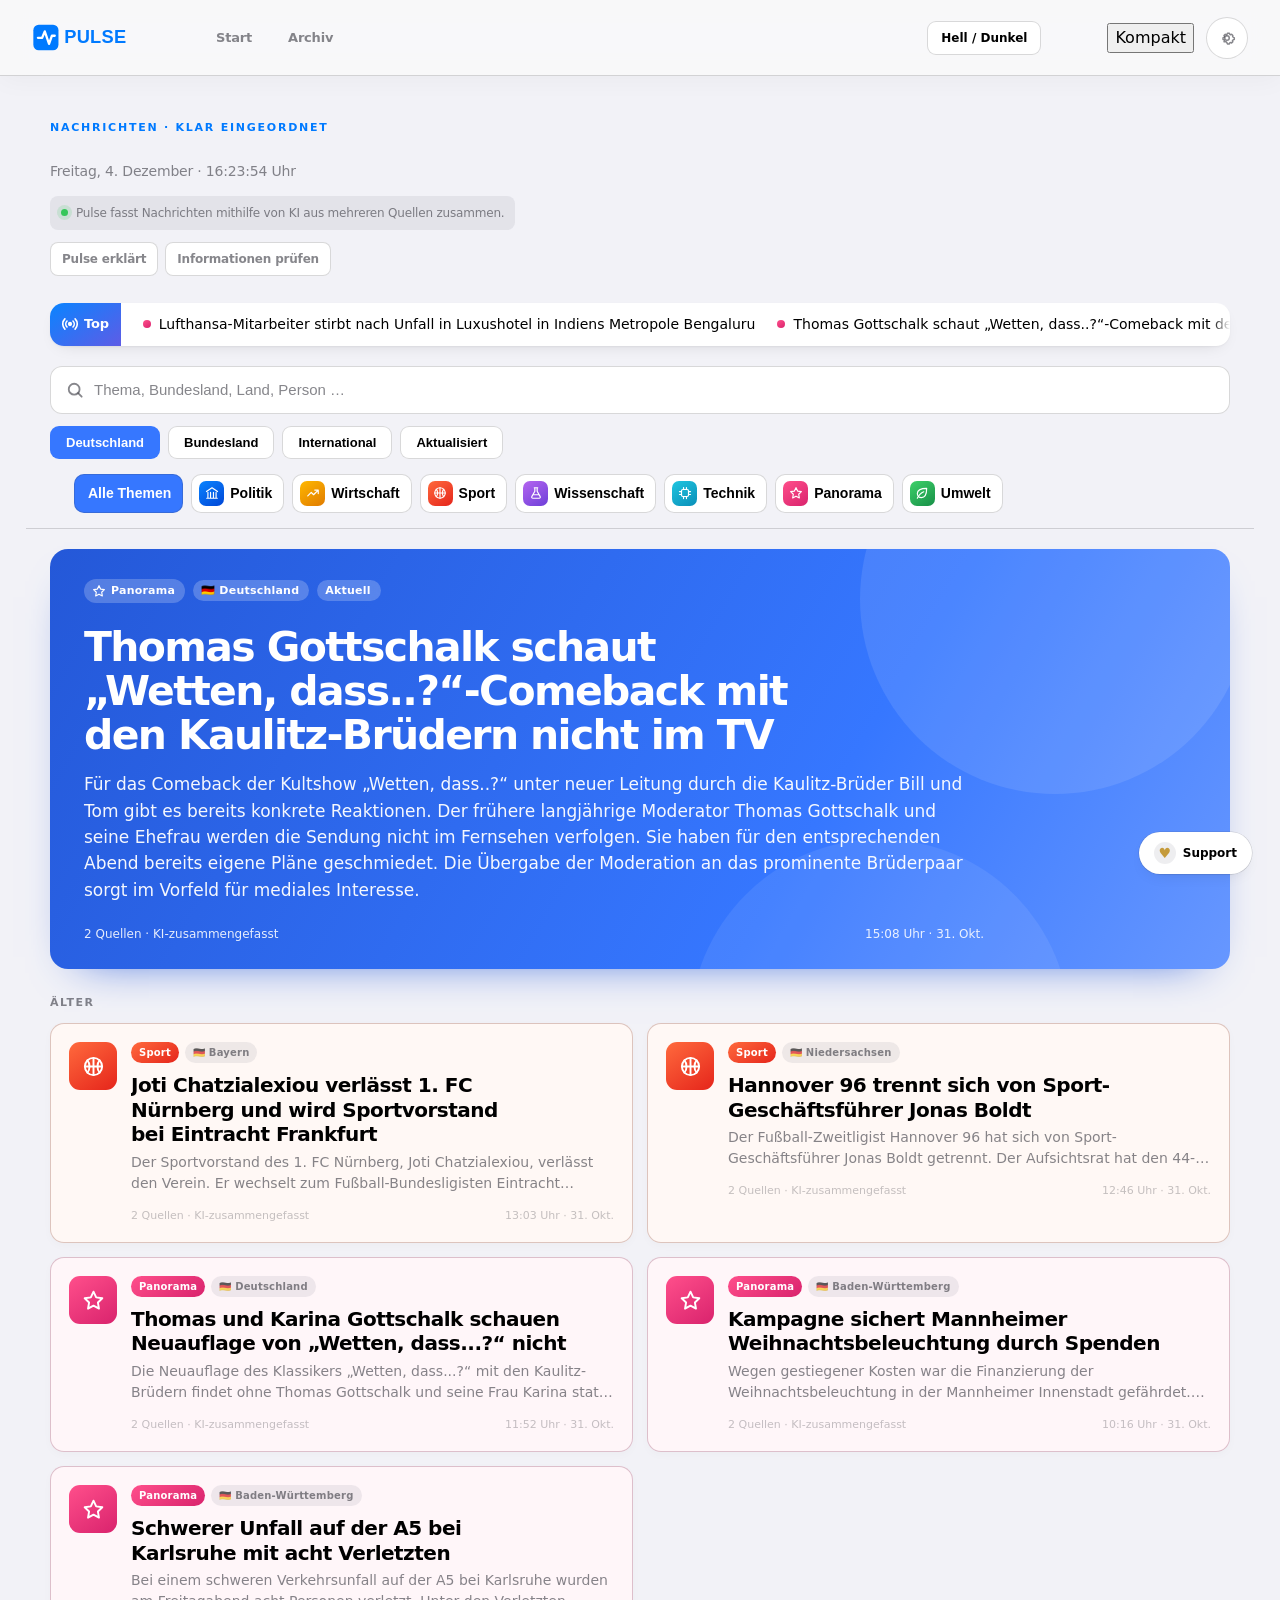
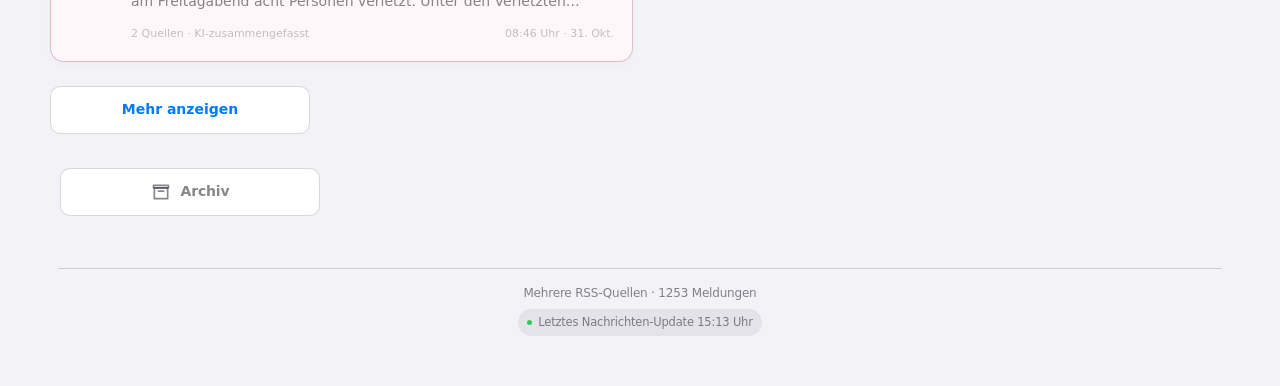
<file: index.html>
<!doctype html>
<html lang="de">
<head>
<meta charset="utf-8">
<meta name="viewport" content="width=device-width, initial-scale=1, viewport-fit=cover">
<meta name="color-scheme" content="light dark">
<link rel="manifest" href="./manifest.webmanifest">
<title>Pulse</title>
<link rel="icon" href="data:image/svg+xml,%3Csvg xmlns='http://www.w3.org/2000/svg' viewBox='0 0 64 64'%3E%3Crect width='64' height='64' rx='16' fill='%23007AFF'/%3E%3Cpath d='M14 35h9l5-15 8 27 5-17h9' fill='none' stroke='white' stroke-width='6' stroke-linecap='round' stroke-linejoin='round'/%3E%3C/svg%3E">
<style>
/* Mobile: keep the Pulse wordmark visually centered */
@media (max-width:899px){
  .large .brand-title{display:flex;width:100%;justify-content:center!important;align-items:center;margin-left:0;margin-right:0;text-align:center}
  .large .brand-title img{display:block;width:min(220px,70vw)!important;height:auto;max-height:52px;object-fit:contain;margin-left:auto;margin-right:auto}
}

:root{
  box-sizing:border-box;
  padding-top:env(safe-area-inset-top,0px);
  padding-bottom:env(safe-area-inset-bottom,0px);
  --font:-apple-system,BlinkMacSystemFont,"SF Pro Text","SF Pro Display","Segoe UI",Roboto,"Helvetica Neue",Arial,system-ui,sans-serif;
  --nav:44px;
  --bg:#F2F2F7; --card:#FFFFFF;
  --label:#000000; --label2:rgba(60,60,67,.62); --label3:rgba(60,60,67,.3);
  --sep:rgba(60,60,67,.2); --fill:rgba(118,118,128,.12);
  --bar:rgba(249,249,249,.82); --segon:#FFFFFF; --tint:#007AFF;
  --shadow:0 1px 2px rgba(0,0,0,.04),0 6px 18px -10px rgba(0,0,0,.18);
}
html[data-theme="light"]{color-scheme:light;--bg:#F2F2F7;--card:#FFFFFF;--label:#000000;--label2:rgba(60,60,67,.62);--label3:rgba(60,60,67,.3);--sep:rgba(60,60,67,.2);--fill:rgba(118,118,128,.12);--bar:rgba(249,249,249,.82);--segon:#FFFFFF;--tint:#007AFF;--shadow:0 1px 2px rgba(0,0,0,.04),0 6px 18px -10px rgba(0,0,0,.18)}
html[data-theme="dark"]{color-scheme:dark;--bg:#000000;--card:#1C1C1E;--label:#FFFFFF;--label2:rgba(235,235,245,.62);--label3:rgba(235,235,245,.3);--sep:rgba(84,84,88,.65);--fill:rgba(118,118,128,.24);--bar:rgba(22,22,24,.82);--segon:#636366;--tint:#0A84FF;--shadow:0 0 0 .5px rgba(255,255,255,.04)}
@media (prefers-color-scheme: dark){
  :root:not([data-theme]){
    --bg:#000000; --card:#1C1C1E;
    --label:#FFFFFF; --label2:rgba(235,235,245,.62); --label3:rgba(235,235,245,.3);
    --sep:rgba(84,84,88,.65); --fill:rgba(118,118,128,.24);
    --bar:rgba(22,22,24,.82); --segon:#636366; --tint:#0A84FF;
    --shadow:0 0 0 .5px rgba(255,255,255,.04);
  }
}
*{box-sizing:border-box;-webkit-tap-highlight-color:transparent;transition:none!important;scroll-behavior:auto!important}
[hidden]{display:none!important}
html{width:100%;min-width:100%;scroll-padding-top:env(safe-area-inset-top,0px);-webkit-text-size-adjust:100%;overflow-x:hidden}
body{width:100%;min-width:100%;margin:0;min-height:100vh;background:var(--bg);color:var(--label);font:17px/1.35 var(--font);-webkit-font-smoothing:antialiased;letter-spacing:-.011em}
button{font:inherit;color:inherit;cursor:pointer}
button:focus-visible,a:focus-visible{outline:3px solid color-mix(in srgb,var(--tint) 60%,transparent);outline-offset:2px}
.wrap{display:block;width:100%;max-width:560px;margin:0 auto;padding:0 16px 40px}
.ic{width:22px;height:22px;display:block}

.statusfill{position:fixed;top:0;left:0;right:0;height:env(safe-area-inset-top,0px);background:var(--bar);-webkit-backdrop-filter:saturate(180%) blur(20px);backdrop-filter:saturate(180%) blur(20px);z-index:60}
.navbar{position:sticky;top:env(safe-area-inset-top,0px);z-index:20;height:var(--nav);display:flex;align-items:center;justify-content:center;background:color-mix(in srgb,var(--bar) 78%,transparent);-webkit-backdrop-filter:saturate(180%) blur(20px);backdrop-filter:saturate(180%) blur(20px);border-bottom:.5px solid transparent;transition:border-color .2s}
.navbar.scrolled{height:44px;border-bottom-color:var(--sep)} body.nav-scrolled .controls{top:calc(env(safe-area-inset-top,0px) + 44px)}
.navtitle{display:flex;align-items:center;height:var(--nav);opacity:0;transition:opacity .2s}.navtitle img{display:block;width:86px;height:auto;max-height:30px;object-fit:contain}.theme-toggle{position:absolute;right:12px;top:6px;width:32px;height:32px;border:0;border-radius:50%;display:grid;place-items:center;background:color-mix(in srgb,var(--fill) 70%,transparent);color:var(--label2);opacity:0;pointer-events:none;transition:background .2s,transform .15s,opacity .2s}.theme-toggle:hover{background:var(--sep)}.theme-toggle:active{transform:scale(.94)}.theme-toggle .ic{width:17px;height:17px}
.navbar.scrolled .navtitle,.navbar.scrolled .theme-toggle,.navbar.scrolled>.pulse-settings-toggle{opacity:1;pointer-events:auto}.navbar.scrolled .navtitle{height:44px}.navbar.scrolled .navtitle img{width:88px;max-height:30px}.navbar.scrolled>.pulse-settings-toggle{width:32px!important;height:32px!important;right:12px!important}.navbar.scrolled>.pulse-settings-toggle svg{width:18px!important;height:18px!important}.navbar:not(.scrolled)>.pulse-settings-toggle{opacity:1;pointer-events:auto}.navbar>.pulse-settings-toggle{position:absolute!important;right:12px!important;top:50%!important;transform:translateY(-50%)!important;margin:0!important;width:32px!important;height:32px!important}.navbar>.pulse-settings-toggle svg{width:18px!important;height:18px!important}
.settings-panel{margin:4px 0 8px;padding:10px 12px;border-radius:14px;background:var(--card);box-shadow:var(--shadow),inset 0 0 0 .5px var(--sep)}.settings-title{font-size:12px;font-weight:700;color:var(--label2);margin-bottom:7px}.settings-row{display:flex;align-items:center;justify-content:space-between;gap:10px;padding:5px 0;font-size:12px;font-weight:600;color:var(--label2)}.settings-row+.settings-row{border-top:.5px solid var(--sep)}.settings-actions{display:flex;gap:7px;justify-content:flex-end}.settings-panel button{border:0;border-radius:999px;padding:6px 10px;background:var(--fill);color:var(--label2);font-size:12px;font-weight:600}.settings-panel[hidden]{display:none!important}
.large{padding:2px 0 12px}
.large{padding:18px 0 12px;text-align:center}.large h1{margin:0;font-size:34px;line-height:1.1;font-weight:800;letter-spacing:-.03em}.brand-title{display:flex;align-items:center;justify-content:center}.brand-title img{display:block;width:min(175px,48vw);height:auto;max-height:52px;object-fit:contain}
.large .sub{margin:8px 0 0;color:var(--label2);font-size:14px;font-weight:500}.freshline{display:inline-flex;align-items:center;gap:8px;margin:10px auto 0;padding:7px 12px;border-radius:999px;background:var(--fill);font-size:12px;color:var(--label2);justify-content:center}.freshline>span:not(.freshdot){min-width:0}.freshline a{color:var(--tint);font-weight:650;text-decoration:none}.freshline a:hover{text-decoration:underline}.explainer-tools{display:flex;gap:7px;justify-content:center;margin:4px 0 7px}.explainer-tools a{display:inline-flex;align-items:center;justify-content:center;border:0;border-radius:999px;padding:6px 10px;background:var(--fill);color:var(--label2);font-size:12px;font-weight:600;text-decoration:none}.freshdot{width:7px;height:7px;flex:0 0 7px;border-radius:50%;background:#34C759;box-shadow:0 0 0 4px color-mix(in srgb,#34C759 15%,transparent)}

.mq{display:flex;align-items:stretch;background:var(--card);border-radius:14px;box-shadow:var(--shadow);overflow:hidden;margin-bottom:6px}
.mq-label{flex:none;display:flex;align-items:center;gap:6px;padding:0 12px;background:linear-gradient(145deg,#0A84FF,#5E5CE6);color:#fff;font-weight:700;font-size:13px}
.mq-label svg{width:16px;height:16px}
.mq-view{position:relative;flex:1;overflow:hidden;min-width:0;-webkit-mask-image:linear-gradient(90deg,transparent,#000 18px,#000 calc(100% - 18px),transparent);mask-image:linear-gradient(90deg,transparent,#000 18px,#000 calc(100% - 18px),transparent)}
.mq-track{display:flex;width:max-content;animation:mq var(--dur,60s) linear infinite}
.mq-view:hover .mq-track{animation-play-state:paused}
.mq-list{display:flex;flex:none}
.mq-item{display:flex;align-items:center;gap:8px;border:0;background:none;padding:11px 0 11px 22px;font-size:14px;font-weight:500;white-space:nowrap}
.mq-item i{width:8px;height:8px;border-radius:50%;background:linear-gradient(145deg,var(--c1),var(--c2));flex:none}
@keyframes mq{to{transform:translateX(-50%)}}

.controls{position:sticky;top:calc(env(safe-area-inset-top,0px) + var(--nav));z-index:15;background:var(--bar);-webkit-backdrop-filter:saturate(180%) blur(20px);backdrop-filter:saturate(180%) blur(20px);margin:0 -16px;padding:5px 16px 0;display:flex;flex-direction:column;gap:4px}.search-meta{display:flex;align-items:center;justify-content:space-between;gap:10px;min-height:25px;margin:-8px 0 8px;color:var(--label2);font-size:12.5px;font-weight:550}.search-meta:empty,.state-chips:empty,.country-chips:empty{display:none}.search-meta-left{display:flex;align-items:center;gap:7px;min-width:0}.filter-chip{display:inline-flex;align-items:center;gap:6px;max-width:100%;padding:5px 8px 5px 10px;border-radius:999px;background:var(--card);box-shadow:var(--shadow);color:var(--label);white-space:nowrap;overflow:hidden;text-overflow:ellipsis}.filter-chip button{width:18px;height:18px;border:0;border-radius:50%;padding:0;background:var(--fill);display:grid;place-items:center;color:var(--label2);font-size:14px;line-height:1}.filter-clear{border:0;background:none;color:var(--tint);font-size:12.5px;font-weight:650;padding:4px 0}.country-chips,.state-chips{display:flex;gap:8px;overflow-x:auto;padding:4px 16px;margin:0 -16px;scrollbar-width:none}.country-chips::-webkit-scrollbar,.state-chips::-webkit-scrollbar{display:none}.mini-chip{flex:none;border:0;border-radius:999px;padding:7px 11px;background:var(--card);box-shadow:var(--shadow);font:600 13px/1 var(--font);white-space:nowrap}.mini-chip[aria-pressed="true"]{background:var(--label);color:var(--bg)}
.searchbox{position:relative;margin:0}.searchbox .ic{position:absolute;left:11px;top:50%;width:18px;height:18px;transform:translateY(-50%);color:var(--label2);pointer-events:none} .searchbox input{width:100%;height:38px;border:0;border-radius:10px;padding:0 12px 0 36px;background:var(--fill);color:var(--label);font:500 15px/1 var(--font);outline:none}.searchbox input::placeholder{color:var(--label2)}.searchbox input:focus{box-shadow:0 0 0 2px color-mix(in srgb,var(--tint) 35%,transparent)}
/* Mehr anzeigen und Archiv teilen bewusst dieselbe Navigationskomponente. */.large-text .searchbox input{font-size:18px}.large-text .more-button{font-size:19px}
.seg{display:flex;background:var(--fill);border-radius:9px;padding:2px;gap:2px;margin:0}
.seg button{flex:1;min-width:0;border:0;background:transparent;font:600 13px/1 var(--font);padding:8px 2px;border-radius:7px;white-space:nowrap}
.seg button[aria-pressed="true"]{background:var(--segon);box-shadow:0 1px 3px rgba(0,0,0,.16),0 0 0 .5px rgba(0,0,0,.04)}.state-picker{position:relative;padding:7px 0 9px}.state-picker select{width:100%;height:36px;appearance:none;-webkit-appearance:none;border:0;border-radius:10px;padding:0 38px 0 12px;background:var(--fill);color:var(--label);font:600 14px/1 var(--font);outline:none}.state-picker::after{content:"";position:absolute;right:13px;top:50%;width:7px;height:7px;border-right:1.8px solid var(--label2);border-bottom:1.8px solid var(--label2);transform:translateY(-65%) rotate(45deg);pointer-events:none}.state-picker select:focus{box-shadow:0 0 0 2px color-mix(in srgb,var(--tint) 35%,transparent)}
.chips{display:flex;gap:8px;overflow-x:auto;padding:4px 16px;margin:0 -16px;scrollbar-width:none}
.chips::-webkit-scrollbar{display:none}
.chip{flex:none;display:flex;align-items:center;gap:6px;border:0;border-radius:999px;padding:6px 13px 6px 6px;background:var(--card);box-shadow:var(--shadow);font:600 14px/1 var(--font)}
.chip.all{padding-left:13px}
.chip .ci{width:24px;height:24px;border-radius:50%;display:grid;place-items:center;background:linear-gradient(145deg,var(--c1),var(--c2));color:#fff}
.chip .ci svg{width:14px;height:14px}
.chip[aria-pressed="true"]{background:linear-gradient(145deg,var(--c1),var(--c2));color:#fff}
.chip[aria-pressed="true"] .ci{background:rgba(255,255,255,.26)}
.chip.all[aria-pressed="true"]{background:var(--label);color:var(--bg)}

.section{margin:18px 4px 8px;color:var(--label2);font-size:13px;font-weight:600}
.hero{display:block;width:100%;text-align:left;border:0;border-radius:24px;padding:20px 20px 18px;margin-top:10px;color:#fff;background:linear-gradient(150deg,var(--c1),var(--c2));position:relative;overflow:hidden;box-shadow:0 14px 30px -16px var(--c2)}
.hero::before{content:"";position:absolute;right:-50px;top:-60px;width:210px;height:210px;border-radius:50%;background:rgba(255,255,255,.13)}
.hero::after{content:"";position:absolute;right:40px;bottom:-90px;width:170px;height:170px;border-radius:50%;background:rgba(255,255,255,.08)}
.hero>*{position:relative;z-index:1}
.hero-top{display:flex;flex-direction:column;align-items:flex-start;gap:7px;margin:0 52px 14px 0;min-width:0}.hero-top .pill{display:inline-flex;max-width:100%;min-width:0;white-space:nowrap;overflow:hidden;text-overflow:ellipsis}.hero-top .pill:nth-child(2){justify-content:flex-start}.close{right:14px;top:14px;width:34px;height:34px;z-index:5}.shead{padding:18px}.shead h2{margin-top:0}.story-meta{display:flex;flex-wrap:wrap;gap:7px;margin-top:14px}
.pill{display:inline-flex;align-items:center;gap:5px;border-radius:999px;padding:5px 10px 5px 8px;font-size:12.5px;font-weight:600;line-height:1}
.pill svg{width:14px;height:14px}
.pill.glass{background:rgba(255,255,255,.22);-webkit-backdrop-filter:blur(8px);backdrop-filter:blur(8px)}
.htitle{display:block;font-size:26px;line-height:1.14;font-weight:800;letter-spacing:-.025em;text-wrap:balance}
.hsum{display:block;margin-top:10px;font-size:16px;line-height:1.4;opacity:.95}
.hfoot{display:flex;justify-content:space-between;gap:10px;margin-top:16px;font-size:13px;font-weight:500;opacity:.88}
.list{display:flex;flex-direction:column;gap:10px}
.card{display:grid;grid-template-columns:44px 1fr;gap:12px;width:100%;text-align:left;border:0;border-radius:18px;padding:14px;background:var(--card);background:color-mix(in srgb,var(--c1) 7%,var(--card));box-shadow:var(--shadow)}
.tile{width:44px;height:44px;border-radius:13px;display:grid;place-items:center;color:#fff;background:linear-gradient(145deg,var(--c1),var(--c2));box-shadow:0 6px 14px -8px var(--c2)}
.tile .ic{width:23px;height:23px}
.cbody{display:block;min-width:0}
.tags{display:flex;flex-wrap:wrap;gap:6px;margin-bottom:7px}
.tag{border-radius:999px;padding:3px 9px;font-size:12px;font-weight:600;line-height:1.3}
.tag.cat{color:#fff;background:linear-gradient(145deg,var(--c1),var(--c2))}
.tag.reg{background:var(--fill);color:var(--label2)}
.ctitle{display:block;font-size:17.5px;line-height:1.25;font-weight:750;letter-spacing:-.018em;text-wrap:balance}
.csum{display:block;margin-top:5px;font-size:14.5px;line-height:1.36;color:var(--label2);display:-webkit-box;-webkit-line-clamp:2;-webkit-box-orient:vertical;overflow:hidden}
.cmeta{display:flex;justify-content:space-between;gap:10px;margin-top:9px;font-size:12px;color:var(--label3);font-weight:500}.cmeta .sources{color:var(--label2)}.cmeta .ai{color:var(--label3)}
.cmeta span:first-child{overflow:hidden;text-overflow:ellipsis;white-space:nowrap}
.empty{text-align:center;padding:48px 24px;color:var(--label2)}.archive-button,.more-button{display:flex;align-items:center;justify-content:center;gap:10px;width:100%;height:48px;margin:18px 0 6px;padding:0 18px;border:0;border-radius:14px;background:var(--card);text-decoration:none;font-size:16px;font-weight:650;box-shadow:var(--shadow),inset 0 0 0 .5px var(--sep);transition:background .15s,transform .15s}.archive-button{color:#000}.more-button{color:var(--tint)}.archive-button:hover,.more-button:hover{background:var(--fill)}.archive-button:active,.more-button:active{transform:scale(.985)}.archive-button svg{width:20px;height:20px;flex:none}.large-text .archive-button,.large-text .more-button{font-size:19px}
.empty h3{margin:12px 0 6px;color:var(--label);font-size:20px}
.empty p{margin:0 0 16px;font-size:15px}
.supporter-trigger{position:fixed!important;left:0!important;top:50%!important;z-index:100!important;display:flex!important;visibility:visible!important;opacity:1!important;align-items:center;gap:7px;border:0;border-radius:0 14px 14px 0;padding:10px 13px 10px 9px;background:var(--card);color:var(--label);box-shadow:var(--shadow),0 0 0 .5px var(--sep);font-size:12px;font-weight:750;writing-mode:horizontal-tb}.supporter-trigger{transition:opacity .22s ease,transform .22s ease,visibility .22s ease,box-shadow .22s ease!important}.supporter-trigger:hover{box-shadow:var(--shadow),0 0 0 1px color-mix(in srgb,#C59B3B 35%,var(--sep)),0 5px 18px -10px rgba(197,155,59,.45)}.supporter-trigger.is-hidden{opacity:0!important;visibility:hidden!important;pointer-events:none!important;transform:translateX(-12px)!important}.supporter-trigger .heart{width:22px;height:22px;border-radius:50%;display:grid;place-items:center;background:var(--fill);font-size:14px;color:#C59B3B;transform-origin:center;animation:supportHeart 1.8s ease-in-out infinite}.supporter-trigger .heart::after{content:"";position:absolute;width:22px;height:22px;border-radius:50%;box-shadow:0 0 0 0 color-mix(in srgb,#C59B3B 28%,transparent);animation:supportHeartRing 1.8s ease-in-out infinite}.supporter-trigger:active{transform:scale(.97)}@keyframes supportHeart{0%,100%{transform:scale(1)}12%{transform:scale(1.14)}24%{transform:scale(1)}36%{transform:scale(1.08)}48%{transform:scale(1)}60%,100%{transform:scale(1)}}@keyframes supportHeartRing{0%,45%,100%{box-shadow:0 0 0 0 color-mix(in srgb,#C59B3B 0%,transparent);opacity:0}18%{box-shadow:0 0 0 5px color-mix(in srgb,#C59B3B 22%,transparent);opacity:1}35%{box-shadow:0 0 0 9px color-mix(in srgb,#C59B3B 0%,transparent);opacity:0}}.supporter-sheet .shead{background:linear-gradient(150deg,#4a3920,#8a6a27)}.supporter-sheet .shead h2{font-size:25px}.supporter-intro{padding:14px 15px;border-radius:14px;background:color-mix(in srgb,var(--tint) 7%,var(--card));font-size:17px;line-height:1.42}.supporter-list{display:flex;flex-direction:column;gap:12px;margin-top:14px}.supporter-item{display:flex;align-items:flex-start;gap:11px;font-size:16px;line-height:1.4}.supporter-item .si{width:26px;flex:0 0 26px;text-align:center;font-size:20px}.supporter-note{margin-top:16px!important;color:var(--label2);font-size:13px!important}.supporter-sheet .sact{margin-top:18px}.supporter-sheet .support-demo{flex:1 1 100%;background:linear-gradient(145deg,#b78a2f,#7f5d18);color:#fff}.supporter-sheet .support-close{width:100%;flex-basis:100%}@media(max-width:680px){.supporter-trigger{left:0!important;bottom:calc(84px + env(safe-area-inset-bottom,0px))!important;top:auto!important}}.empty .big{width:64px;height:64px;border-radius:20px;margin:0 auto;display:grid;place-items:center;background:linear-gradient(145deg,#8E8E93,#636366);color:#fff}
.empty .big svg{width:32px;height:32px}
.skip-link{position:fixed;left:12px;top:8px;z-index:100;padding:9px 12px;border-radius:10px;background:var(--label);color:var(--bg);transform:translateY(-150%);transition:transform .15s}.skip-link:focus{transform:none}.access-tools{display:flex;gap:7px;justify-content:flex-end;margin:4px 0 7px}.access-tools button{border:0;border-radius:999px;padding:6px 10px;background:var(--fill);color:var(--label2);font-size:12px;font-weight:600}body.large-text{font-size:19px}body.large-text .sub{font-size:18px}body.large-text .freshline{font-size:15px}body.large-text .mq-label{font-size:15px}body.large-text .mq-item{font-size:17px}body.large-text .seg button{font-size:16px}body.large-text .chip{font-size:15px}body.large-text .state-chips button{font-size:15px}body.large-text .section{font-size:16px}body.large-text .ctitle{font-size:21px}body.large-text .csum{font-size:19px}body.large-text .cmeta{font-size:15px}body.large-text .tag{font-size:14px}body.large-text .htitle{font-size:30px}body.large-text .hsum{font-size:19px}body.large-text .hfoot{font-size:15px}body.large-text .pill{font-size:14px}body.large-text .access-tools button{font-size:14px}body.large-text .shead h2{font-size:27px}body.large-text .sbody h4{font-size:16px}body.large-text .sbody p{font-size:20px}body.large-text .sbody .note{font-size:16px}body.large-text .source-links p{font-size:18px}body.large-text .sact a,body.large-text .sact button{font-size:19px}body.large-text .story-badge{font-size:14px}body.reduce-motion *,body.reduce-motion *::before,body.reduce-motion *::after{animation:none!important;transition:none!important;scroll-behavior:auto!important}.story-meta{display:flex;flex-wrap:wrap;gap:6px;margin-top:8px}.story-badge{display:inline-flex;align-items:center;gap:5px;padding:4px 8px;border-radius:999px;background:rgba(255,255,255,.22);color:#fff;font-size:11.5px;font-weight:600}.ai-badge{color:#fff;background:rgba(255,255,255,.30)}.bottom-nav{display:none}@media(max-width:680px){main.wrap{display:block;width:100%;max-width:none;margin:0;padding:0 16px 90px}.bottom-nav{position:fixed;display:flex;left:0;right:0;bottom:0;z-index:40;padding:7px 8px calc(7px + env(safe-area-inset-bottom,0px));background:var(--bar);backdrop-filter:saturate(180%) blur(20px);border-top:.5px solid var(--sep);justify-content:space-around}.bottom-nav button{flex:1;border:0;background:none;color:var(--label2);font-size:10px;font-weight:600;padding:3px 1px}.bottom-nav button[aria-current="page"]{color:var(--tint)}.bottom-nav .bn-icon{display:block;font-size:17px;line-height:18px;margin-bottom:2px}.wrap{padding-bottom:90px}}.foot{margin:26px 8px 0;text-align:center;color:var(--label2);font-size:12.5px;line-height:1.45}.info-link{display:flex;align-items:center;justify-content:center;width:max-content;margin:10px auto 0;padding:7px 11px;border-radius:999px;background:var(--fill);color:var(--tint);font-size:12px;font-weight:650;text-decoration:none}.update-badge{display:inline-flex;align-items:center;gap:6px;margin-top:7px;padding:5px 9px;border-radius:999px;background:var(--fill);font-size:11.5px}.update-badge i{width:5px;height:5px;border-radius:50%;background:#34C759}.change-box{margin:14px 0 18px;padding:12px 14px;border-radius:14px;background:color-mix(in srgb,var(--tint) 10%,var(--card));border:1px solid color-mix(in srgb,var(--tint) 28%,var(--sep));color:var(--label)}.change-title{font-size:13px;font-weight:750;color:var(--tint);margin-bottom:5px}.change-text{font-size:14px;line-height:1.45;color:var(--label2)}

.overlay{position:fixed;inset:0;background:rgba(0,0,0,.42);opacity:0;pointer-events:none;transition:opacity .25s;z-index:70}
.overlay.open{opacity:1;pointer-events:auto}
.sheet{position:fixed;left:0;right:0;bottom:0;margin:0 auto;max-width:680px;max-height:90vh;overflow:auto;background:var(--bg);border-radius:22px 22px 0 0;transform:translateY(105%);transition:transform .34s cubic-bezier(.2,.85,.2,1);z-index:71;padding-bottom:calc(22px + env(safe-area-inset-bottom,0px));overscroll-behavior:contain}
.sheet.open{transform:none}
.grip{display:block;padding:10px 0 8px;touch-action:none}
.grip::before{content:"";display:block;width:38px;height:5px;border-radius:3px;background:var(--label3);margin:0 auto}
.shead{margin:0 14px;border-radius:20px;padding:18px;color:#fff;background:linear-gradient(150deg,var(--c1),var(--c2));position:relative;overflow:hidden}
.shead::before{content:"";position:absolute;right:-40px;top:-50px;width:170px;height:170px;border-radius:50%;background:rgba(255,255,255,.14)}
.shead>*{position:relative}
.shead h2{margin:12px 0 0;font-size:23px;line-height:1.18;font-weight:800;letter-spacing:-.022em;text-wrap:balance}
.sbody{padding:4px 22px 0}
.sbody h4{margin:18px 0 4px;font-size:13px;color:var(--label2);font-weight:600}.relevance{padding:11px 13px;border-radius:13px;background:var(--fill);font-size:15px;line-height:1.42}
.sbody p{margin:0;font-size:17px;line-height:1.45}
.sbody .note{font-size:13px;color:var(--label2);margin-top:14px}.source-links p{margin:0 0 6px;font-size:15px;line-height:1.4}.source-links a{color:var(--tint);text-decoration:none}.source-links a:hover{text-decoration:underline}
.sact{display:flex;flex-wrap:wrap;gap:10px;margin-top:20px}
.sact a,.sact button{flex:1 1 auto;text-align:center;text-decoration:none;border:0;border-radius:14px;padding:14px 18px;font-weight:600;font-size:16px}
.sact .primary{background:linear-gradient(145deg,var(--c1),var(--c2));color:#fff}
.sact .secondary{background:var(--fill);color:var(--tint)}
.close{position:absolute;right:12px;top:12px;width:30px;height:30px;border-radius:50%;border:0;background:rgba(255,255,255,.24);color:#fff;display:grid;place-items:center;z-index:2}
.close svg{width:14px;height:14px}

@media (prefers-reduced-motion:reduce){
  .mq-track{animation:none}
  .mq-view{overflow-x:auto;-webkit-mask-image:none;mask-image:none}
  .mq-list[aria-hidden="true"]{display:none}
  .sheet,.overlay{transition:none}
}
@media (max-width:380px){
  .large h1{font-size:30px}
  .htitle{font-size:23px}
  .seg button{font-size:12px}
}
</style>
<link rel="stylesheet" href="./assets/settings.css">
</head>
<body>
<svg width="0" height="0" style="position:absolute" aria-hidden="true" focusable="false">
  <defs>
    <symbol id="i-politik" viewBox="0 0 24 24" fill="none" stroke="currentColor" stroke-width="2" stroke-linecap="round" stroke-linejoin="round"><path d="M3 21h18M5 21V11M9.5 21V11M14.5 21V11M19 21V11M2.5 9.5 12 3l9.5 6.5"/></symbol>
    <symbol id="i-wirtschaft" viewBox="0 0 24 24" fill="none" stroke="currentColor" stroke-width="2" stroke-linecap="round" stroke-linejoin="round"><path d="M3 17l6-6 4 4 8-8M15 7h6v6"/></symbol>
    <symbol id="i-sport" viewBox="0 0 24 24" fill="none" stroke="currentColor" stroke-width="2" stroke-linecap="round" stroke-linejoin="round"><circle cx="12" cy="12" r="9"/><path d="M12 3v18M3 12h18M5.6 5.6c3 3 3 9.8 0 12.8M18.4 5.6c-3 3-3 9.8 0 12.8"/></symbol>
    <symbol id="i-wissenschaft" viewBox="0 0 24 24" fill="none" stroke="currentColor" stroke-width="2" stroke-linecap="round" stroke-linejoin="round"><path d="M9 3h6M10 3v6l-5.2 9.2A2 2 0 0 0 6.5 21h11a2 2 0 0 0 1.7-2.8L14 9V3M7.5 15h9"/></symbol>
    <symbol id="i-technik" viewBox="0 0 24 24" fill="none" stroke="currentColor" stroke-width="2" stroke-linecap="round" stroke-linejoin="round"><rect x="6" y="6" width="12" height="12" rx="2.5"/><path d="M9.5 2.5v3M14.5 2.5v3M9.5 18.5v3M14.5 18.5v3M2.5 9.5h3M2.5 14.5h3M18.5 9.5h3M18.5 14.5h3"/></symbol>
    <symbol id="i-panorama" viewBox="0 0 24 24" fill="none" stroke="currentColor" stroke-width="2" stroke-linecap="round" stroke-linejoin="round"><path d="M12 2.8l2.8 5.9 6.4.9-4.6 4.5 1.1 6.4L12 17.4l-5.7 3.1 1.1-6.4L2.8 9.6l6.4-.9z"/></symbol>
    <symbol id="i-umwelt" viewBox="0 0 24 24" fill="none" stroke="currentColor" stroke-width="2" stroke-linecap="round" stroke-linejoin="round"><path d="M11 20A7 7 0 0 1 4 13c0-6 5-9 16-9 0 10-3 16-9 16z"/><path d="M4 21c3-6 6-9 11-11"/></symbol>
    <symbol id="i-wave" viewBox="0 0 24 24" fill="none" stroke="currentColor" stroke-width="2.4" stroke-linecap="round"><circle cx="12" cy="12" r="2" fill="currentColor"/><path d="M7.5 7.5a6.4 6.4 0 0 0 0 9M16.5 7.5a6.4 6.4 0 0 1 0 9M4.3 4.3a11 11 0 0 0 0 15.4M19.7 4.3a11 11 0 0 1 0 15.4"/></symbol>
    <symbol id="i-search" viewBox="0 0 24 24" fill="none" stroke="currentColor" stroke-width="2.2" stroke-linecap="round"><circle cx="11" cy="11" r="6.5"/><path d="M20 20l-4.2-4.2"/></symbol>
    <symbol id="i-clock" viewBox="0 0 24 24" fill="none" stroke="currentColor" stroke-width="2.2" stroke-linecap="round"><circle cx="12" cy="12" r="8"/><path d="M12 7v5l3 2"/></symbol>
    <symbol id="i-x" viewBox="0 0 24 24" fill="none" stroke="currentColor" stroke-width="3" stroke-linecap="round"><path d="M6 6l12 12M18 6L6 18"/></symbol>
    <symbol id="i-sun" viewBox="0 0 24 24" fill="none" stroke="currentColor" stroke-width="2" stroke-linecap="round"><circle cx="12" cy="12" r="4"/><path d="M12 2v2M12 20v2M4.9 4.9l1.4 1.4M17.7 17.7l1.4 1.4M2 12h2M20 12h2M4.9 19.1l1.4-1.4M17.7 6.3l1.4-1.4"/></symbol>
    <symbol id="i-moon" viewBox="0 0 24 24" fill="none" stroke="currentColor" stroke-width="2" stroke-linecap="round" stroke-linejoin="round"><path d="M21 12.8A9 9 0 1 1 11.2 3a7 7 0 0 0 9.8 9.8Z"/></symbol>
    <symbol id="i-settings" viewBox="0 0 24 24" fill="none" stroke="currentColor" stroke-width="2" stroke-linecap="round" stroke-linejoin="round"><circle cx="12" cy="12" r="3"/><path d="M19.4 15a1.7 1.7 0 0 0 .3 1.9l.1.1-1.7 1.7-.1-.1a1.7 1.7 0 0 0-1.9-.3 1.7 1.7 0 0 0-1 1.5V20h-2.4v-.2a1.7 1.7 0 0 0-1-1.5 1.7 1.7 0 0 0-1.9.3l-.1.1L8 17l.1-.1a1.7 1.7 0 0 0 .3-1.9 1.7 1.7 0 0 0-1.5-1H6.7v-2.4h.2a1.7 1.7 0 0 0 1.5-1 1.7 1.7 0 0 0-.3-1.9L8 8.6l1.7-1.7.1.1a1.7 1.7 0 0 0 1.9.3 1.7 1.7 0 0 0 1-1.5v-.2h2.4v.2a1.7 1.7 0 0 0 1 1.5 1.7 1.7 0 0 0 1.9-.3l.1-.1 1.7 1.7-.1.1a1.7 1.7 0 0 0-.3 1.9 1.7 1.7 0 0 0 1.5 1h.2v2.4h-.2a1.7 1.7 0 0 0-1.5 1Z"/></symbol>
  </defs>
</svg>
<a class="skip-link" href="#mainContent">Zum Inhalt springen</a><div class="statusfill"></div>
<header class="navbar" id="navbar"><span class="navtitle"><img src="assets/pulse-logo.svg" alt="Pulse"></span><button class="theme-toggle" id="settingsToggle" type="button" aria-label="Einstellungen" title="Einstellungen"><svg class="ic" aria-hidden="true"><use href="#i-settings"/></svg></button></header>


<main class="wrap" id="mainContent" tabindex="-1">
  <div class="large"><h1 class="brand-title"><img src="assets/pulse-logo.svg" alt="Pulse"></h1><p class="sub" id="dateSub"></p><div class="freshline"><span class="freshdot"></span><span>Pulse fasst Nachrichten mithilfe von KI aus mehreren Quellen zusammen.</span></div><div class="explainer-tools" aria-label="Informationen"><a href="./erklaert.html" aria-label="Pulse erklärt">Pulse erklärt</a><a href="./medienkompetenz.html" aria-label="Informationen prüfen">Informationen prüfen</a></div></div>
  <div class="mq" id="mq" hidden></div>
  <div class="controls">
    <label class="searchbox"><svg class="ic" aria-hidden="true"><use href="#i-search"/></svg><input id="searchInput" type="search" autocomplete="off" enterkeyhint="search" placeholder="Thema, Bundesland, Land, Person …" aria-label="Nachrichten durchsuchen"></label><div id="searchMeta" class="search-meta" aria-live="polite"></div>
    <div class="seg" id="seg" role="group" aria-label="Reichweite"></div>
    <div class="state-chips" id="states" role="group" aria-label="Bundesländer"></div><div class="country-chips" id="countryStates" role="group" aria-label="Länder"></div>
    <div class="chips" id="chips" role="group" aria-label="Themen"></div>
  </div>
  <div id="feed"></div>
  <p class="foot" id="foot"></p>
</main>

<nav class="bottom-nav" aria-label="Schnellnavigation"><button data-nav="home" aria-current="page"><span class="bn-icon">⌂</span>Start</button><button data-nav="de"><span class="bn-icon">🇩🇪</span>Deutschland</button><button data-nav="local"><span class="bn-icon">📍</span>Bundesland</button><button data-nav="int"><span class="bn-icon">🌍</span>International</button><button data-nav="topics"><span class="bn-icon">☷</span>Themen</button></nav><button class="supporter-trigger" type="button" data-supporter aria-label="Supporter-Plan öffnen"><span class="heart">♥</span><span>Support</span></button>
<div id="sheetRoot"></div>
<noscript><p style="padding:24px">Für den Ticker wird JavaScript benötigt.</p></noscript>

<script>
(function(){
'use strict';

const SNAPSHOT='Pulse';
const themeKey='pulse-theme';

const CATS={
  politik:{n:'Politik',c1:'#0A84FF',c2:'#0046D6'},
  wirtschaft:{n:'Wirtschaft',c1:'#FFB800',c2:'#E07B00'},
  sport:{n:'Sport',c1:'#FF6A3D',c2:'#E5251B'},
  wissenschaft:{n:'Wissenschaft',c1:'#B565F0',c2:'#6D3FD8'},
  technik:{n:'Technik',c1:'#20C5E0',c2:'#0A8FB8'},
  panorama:{n:'Panorama',c1:'#FF4F8B',c2:'#D9236D'},
  umwelt:{n:'Umwelt',c1:'#3ED16A',c2:'#178F47'}
};
const COUNTRIES={INT:{n:'Welt',flag:'🌍'},DE:{n:'Deutschland',flag:'🇩🇪'},UK:{n:'Vereinigtes Königreich',flag:'🇬🇧'},PT:{n:'Portugal',flag:'🇵🇹'},US:{n:'USA',flag:'🇺🇸'},FR:{n:'Frankreich',flag:'🇫🇷'},ES:{n:'Spanien',flag:'🇪🇸'},IT:{n:'Italien',flag:'🇮🇹'},PL:{n:'Polen',flag:'🇵🇱'},UA:{n:'Ukraine',flag:'🇺🇦'},RU:{n:'Russland',flag:'🇷🇺'},CN:{n:'China',flag:'🇨🇳'},JP:{n:'Japan',flag:'🇯🇵'},IN:{n:'Indien',flag:'🇮🇳'},IR:{n:'Iran',flag:'🇮🇷'}};
const STATES={BW:'Baden-Württemberg',BY:'Bayern',BE:'Berlin',BB:'Brandenburg',HB:'Bremen',HH:'Hamburg',HE:'Hessen',MV:'Mecklenburg-Vorpommern',NI:'Niedersachsen',NW:'Nordrhein-Westfalen',RP:'Rheinland-Pfalz',SL:'Saarland',SN:'Sachsen',ST:'Sachsen-Anhalt',SH:'Schleswig-Holstein',TH:'Thüringen'};

/* -------- Meldungen: werden automatisch aus data.json geladen -------- */
let ITEMS=[],CURRENT_ITEMS=[],ARCHIVE_ITEMS=[];

/* ------------------------------------------------------------------ *
 *  Zustand (nur im Speicher, keine Einstellungsseite mehr)
 * ------------------------------------------------------------------ */
let S={scope:'state',cat:'all',state:'',country:'INT',search:'',shown:6};
let currentSheet=null,lastFocus=null;

const $=(s,r=document)=>r.querySelector(s);
const esc=s=>String(s==null?'':s).replace(/[&<>"']/g,c=>({'&':'&amp;','<':'&lt;','>':'&gt;','"':'&quot;',"'":'&#39;'}[c]));
const ic=(id,cls)=>`<svg class="ic${cls?' '+cls:''}" aria-hidden="true"><use href="#i-${id}"/></svg>`;
const cv=cat=>`--c1:${cat.c1};--c2:${cat.c2}`;
function dateOnly(d){const x=new Date(d);return Number.isNaN(x.getTime())?null:new Date(x.getFullYear(),x.getMonth(),x.getDate())}
function diffDays(d){const t=new Date();const today=new Date(t.getFullYear(),t.getMonth(),t.getDate());const day=dateOnly(d);return day?Math.round((today-day)/86400000):9999}
function dayLabel(d){const n=diffDays(d);if(n===9999)return '';if(n<=0)return 'Heute';if(n===1)return 'Gestern';if(n<7)return 'Vor '+n+' Tagen';const day=dateOnly(d);return new Intl.DateTimeFormat('de-DE',{day:'numeric',month:'short',year:n>300?'numeric':undefined}).format(day)}
function groupOf(d){const n=diffDays(d);return n<=0?'Heute':n===1?'Gestern':n<7?'Diese Woche':'Älter'}
function regionTag(it){const co=COUNTRIES[it.c]||COUNTRIES.INT;const name=it.city||(it.st&&STATES[it.st])||co.n;return co.flag+' '+esc(name)}
function sourceCount(it){return Array.isArray(it.srcs)&&it.srcs.length?it.srcs.length:(it.src?1:0)}
function sourceLabel(it){const n=sourceCount(it);return n+' Quelle'+(n===1?'':'n')}
function independentSourceCount(it){return Number.isFinite(Number(it.independent))?Number(it.independent):sourceCount(it)}
function sourceDiversityLabel(it){const n=sourceCount(it),u=independentSourceCount(it);return n>1&&u<n?(n+' Quellen · '+u+' unterschiedliche Domains'):sourceLabel(it)}
function isUpdated(it){
  if(String(it.chg||'').trim())return true;
  const previous=ARCHIVE_ITEMS.find(x=>x&&x.id===it.id);
  if(!previous)return false;
  const curSources=(it.srcs||[]).map(x=>x?.url||'').filter(Boolean).sort().join('|');
  const oldSources=(previous.srcs||[]).map(x=>x?.url||'').filter(Boolean).sort().join('|');
  return (Date.parse(it.d)||0)>(Date.parse(previous.d)||0)
    ||curSources!==oldSources
    ||String(it.t||'')!==String(previous.t||'')
    ||String(it.s||'')!==String(previous.s||'')
    ||String(it.m||'')!==String(previous.m||'')
    ||String(it.r||'')!==String(previous.r||'');
}
function updateInfo(it){
  if(String(it.chg||'').trim())return String(it.chg).trim();
  const previous=ARCHIVE_ITEMS.find(x=>x&&x.id===it.id);
  if(!previous)return '';
  const changes=[];
  const curSources=(it.srcs||[]).map(x=>x?.url||'').filter(Boolean).sort();
  const oldSources=(previous.srcs||[]).map(x=>x?.url||'').filter(Boolean).sort();
  const added=curSources.filter(u=>!oldSources.includes(u));
  const removed=oldSources.filter(u=>!curSources.includes(u));
  if(added.length)changes.push(added.length===1?'Neue Quelle hinzugefügt':added.length+' neue Quellen hinzugefügt');
  if(removed.length)changes.push(removed.length===1?'Eine Quelle entfernt':removed.length+' Quellen entfernt');
  if(String(it.t||'')!==String(previous.t||''))changes.push('Überschrift aktualisiert');
  if(String(it.s||'')!==String(previous.s||''))changes.push('Zusammenfassung aktualisiert');
  if(String(it.m||'')!==String(previous.m||''))changes.push('Weitere Informationen ergänzt oder geändert');
  if(String(it.r||'')!==String(previous.r||''))changes.push('Einordnung aktualisiert');
  if(String(it.agree||'')!==String(previous.agree||''))changes.push('Quellenvergleich aktualisiert');
  if(!changes.length && (Date.parse(it.d)||0)>(Date.parse(previous.d)||0))changes.push('Meldung erneut geprüft und aktualisiert');
  return changes.join(' · ');
}
function originalUrl(it){return it.url||(Array.isArray(it.srcs)&&it.srcs[0]?.url)||''}
function sourceType(src){try{const h=new URL(src.url||'').hostname.replace(/^www\\./,'').toLowerCase();if(/bundesregierung|bundestag|bundesbank|polizei|justiz|gericht|nasa\\.gov|esa\\.int|noaa\\.gov|who\\.int|europa\\.eu/.test(h))return 'Primärquelle'}catch{}return 'Berichterstattung'}

function normalizeSearch(value){return String(value||'').normalize('NFD').replace(/[\u0300-\u036f]/g,'').toLowerCase().trim()}
function searchableText(it){
  const country=COUNTRIES[it.o]?.n||COUNTRIES[it.c]?.n||'';
  const state=it.st?STATES[it.st]||it.st:'';
  const sources=Array.isArray(it.srcs)?it.srcs.map(x=>x?.name||'').join(' '):'';
  return normalizeSearch([it.t,it.s,it.m,it.r,it.chg,it.agree,it.city,state,country,it.k,sources].join(' '));
}
function visible(){
  const q=normalizeSearch(S.search);
  const list=ITEMS.filter(it=>{
    if(S.cat!=='all'&&it.k!==S.cat)return false;
    if(S.scope==='state'&&it.c!=='DE')return false;
    if(S.scope==='local'&&(it.c!=='DE'||(S.state&&it.st!==S.state)))return false;
    if(S.scope==='all'&&it.c==='DE')return false;
    if(S.scope==='all'&&S.country&&S.country!=='INT'&&it.c!==S.country&&it.o!==S.country)return false;
    if(S.scope==='updated'&&!isUpdated(it))return false;
    if(q&&!searchableText(it).includes(q))return false;
    return true;
  });
  return list.sort((a,b)=>a.d===b.d?b.p-a.p:(a.d<b.d?1:-1));
}

function renderMarquee(){
  const el=$('#mq');
  const pool=CURRENT_ITEMS.slice().sort((a,b)=>a.d===b.d?b.p-a.p:(a.d<b.d?1:-1)).slice(0,12);
  if(!pool.length){el.hidden=true;el.innerHTML='';return}
  const chars=pool.reduce((n,it)=>n+it.t.length,0);
  const list=pool.map(it=>`<button class="mq-item" data-open="${it.id}" style="${cv(CATS[it.k])}"><i></i>${esc(it.t)}</button>`).join('');
  el.hidden=false;
  el.innerHTML=`<div class="mq-label">${ic('wave')}Top</div><div class="mq-view"><div class="mq-track" style="--dur:${Math.max(40,Math.round(chars/7))}s"><div class="mq-list">${list}</div><div class="mq-list" aria-hidden="true">${list.replace(/<button /g,'<button tabindex="-1" ')}</div></div></div>`;
}
function renderControls(){
  const scopes=[['state','Deutschland'],['local','Bundesland'],['all','International'],['updated','Aktualisiert']];
  const availableStates=Object.entries(STATES).filter(([k])=>ITEMS.some(it=>it.c==='DE'&&it.st===k));
  const availableCountries=Object.entries(COUNTRIES).filter(([k])=>k==='INT'||ITEMS.some(it=>it.c===k||it.o===k));
  const q=String(S.search||'').trim();
  const list=visible();
  const shortState=n=>({'Baden-Württemberg':'BW','Mecklenburg-Vorpommern':'MV','Nordrhein-Westfalen':'NRW','Rheinland-Pfalz':'RP','Sachsen-Anhalt':'ST','Schleswig-Holstein':'SH'}[n]||n);
  $('#states').innerHTML=S.scope==='local'?[['','Alle'],...availableStates.map(([k,n])=>[k,shortState(n)])].map(([k,n])=>`<button class="mini-chip" data-state="${k||'all'}" aria-pressed="${S.state===k}">${n}</button>`).join(''):'';
  $('#countryStates').innerHTML=S.scope==='all'?availableCountries.map(([k,v])=>`<button class="mini-chip" data-country="${k}" aria-pressed="${(S.country||'INT')===k}">${v.flag} ${v.n}</button>`).join(''):'';
  $('#seg').innerHTML=scopes.map(s=>`<button data-scope="${s[0]}" aria-pressed="${S.scope===s[0]}">${s[1]}</button>`).join('');
  $('#chips').innerHTML=`<button class="chip all" data-cat="all" aria-pressed="${S.cat==='all'}">Alle Themen</button>`+Object.keys(CATS).map(k=>`<button class="chip" data-cat="${k}" aria-pressed="${S.cat===k}" style="${cv(CATS[k])}"><span class="ci">${ic(k)}</span>${CATS[k].n}</button>`).join('');
  $('#searchMeta').innerHTML=q?`<span class="search-meta-left"><span class="filter-chip">Suche: ${esc(q)} <button type="button" data-clear-search aria-label="Suche löschen">×</button></span></span><button class="filter-clear" type="button" data-clear-search>Filter löschen</button>`:``;
}
function heroHTML(it){
  const cat=CATS[it.k];
  return `<button class="hero" data-open="${it.id}" style="${cv(cat)}">
    <span class="hero-top"><span class="pill glass">${ic(it.k)}${cat.n}</span><span class="pill glass">${regionTag(it)}</span><span class="pill glass">Aktuell</span></span>
    <span class="htitle">${esc(it.t)}</span>
    <span class="hsum">${esc(it.s)}</span>
    <span class="hfoot"><span>${sourceLabel(it)} · KI-zusammengefasst</span><span>${it.d?new Intl.DateTimeFormat('de-DE',{hour:'2-digit',minute:'2-digit'}).format(new Date(it.d))+' Uhr · '+dayLabel(it.d):dayLabel(it.d)}</span></span>
  </button>`;
}
function cardHTML(it){
  const cat=CATS[it.k];
  return `<button class="card" data-open="${it.id}" style="${cv(cat)}">
    <span class="tile">${ic(it.k)}</span>
    <span class="cbody">
      <span class="tags"><span class="tag cat">${cat.n}</span><span class="tag reg">${regionTag(it)}</span></span>
      <span class="ctitle">${esc(it.t)}</span>
      <span class="csum">${esc(it.s)}</span>
      <span class="cmeta"><span>${sourceDiversityLabel(it)} · KI-zusammengefasst</span><span>${it.d?new Intl.DateTimeFormat('de-DE',{hour:'2-digit',minute:'2-digit'}).format(new Date(it.d))+' Uhr · '+dayLabel(it.d):dayLabel(it.d)}</span></span>
    </span>
  </button>`;
}
function emptyHTML(){
  if(S.scope==='updated')return `<div class="empty"><div class="big">${ic('clock')}</div><h3>Noch keine Aktualisierungen</h3><p>Aktuell wurde noch keine Meldung nach ihrer Veröffentlichung mit neuen Quellen oder Informationen aktualisiert.</p></div>`;
  return `<div class="empty"><div class="big">${ic('search')}</div><h3>Nichts gefunden</h3><p>Für diese Auswahl gibt es im Moment keine Meldungen.<br>Wähle eine andere Reichweite oder ein anderes Thema.</p><button class="btn" data-scope="all" data-cat="all">Alles zeigen</button></div>`;
}
function renderFeed(){
  const list=visible(),el=$('#feed');
  if(!list.length){el.innerHTML=emptyHTML();return}
  const page=list.slice(0,S.shown);
  const [hero,...rest]=page;
  let html=heroHTML(hero),last=null,open=false;
  for(const it of rest){
    const g=groupOf(it.d);
    if(g!==last){if(open)html+='</div>';html+=`<div class="section">${g}</div><div class="list">`;open=true;last=g}
    html+=cardHTML(it);
  }
  if(open)html+='</div>';
  if(S.shown<list.length){
    const remaining=list.length-S.shown;
    html+=`<button class="more-button" type="button" data-more>Mehr anzeigen</button>`;
  }
  if(list.length){
    html+=`<a class="archive-button" href="./archiv.html" aria-label="Archiv öffnen"><svg viewBox="0 0 24 24" fill="none" stroke="currentColor" stroke-width="2" stroke-linecap="round" stroke-linejoin="round" aria-hidden="true"><path d="M4 7h16v13H4z"/><path d="M3 4h18v3H3z"/><path d="M9 11h6"/></svg><span>Archiv</span></a>`;
  }
  el.innerHTML=html;
}

function renderFoot(){
  const latest=ITEMS.reduce((m,it)=>Math.max(m,Date.parse(it.d)||0),0);
  const when=latest?new Intl.DateTimeFormat('de-DE',{hour:'2-digit',minute:'2-digit'}).format(new Date(latest)):'–';
  $('#foot').innerHTML=`Mehrere RSS-Quellen · ${ITEMS.length} Meldungen<br><span class="update-badge"><i></i>Letztes Nachrichten-Update ${when} Uhr</span>`;
}
function renderAll(){
  renderMarquee();renderControls();renderFeed();renderFoot();
  if(currentSheet)openSheet(currentSheet,true);
}

function shareUrl(it){
  const u=new URL(location.href);
  u.searchParams.set('story',String(it.id));
  u.hash='';
  return u.href;
}
function factBullets(it){
  const candidates=[it.s,it.m,it.r].filter(v=>typeof v==='string'&&v.trim());
  const facts=[];
  for(const text of candidates){
    const parts=(text.replace(/\s+/g,' ').match(/[^.!?]+[.!?]?/g)||[]).map(x=>x.trim()).filter(Boolean);
    for(const part of parts){if(part.length>18&&!facts.includes(part))facts.push(part);if(facts.length>=5)break}
    if(facts.length>=5)break;
  }
  return facts.slice(0,5);
}
function sheetHTML(it,isOpen){
  const cat=CATS[it.k];
  const canShare=typeof navigator!=='undefined'&&!!navigator.share;
  return `<div class="overlay${isOpen?' open':''}" data-close="1"></div>
  <div class="sheet${isOpen?' open':''}" role="dialog" aria-modal="true" aria-label="${esc(it.t)}" style="${cv(cat)}">
    <div class="grip" aria-hidden="true"></div>
    <div class="shead">
      <button class="close" data-close="1" aria-label="Schließen">${ic('x')}</button>
      <span class="hero-top" style="margin:0"><span class="pill glass">${ic(it.k)}${cat.n}</span><span class="pill glass">${regionTag(it)}</span></span>
      <h2>${esc(it.t)}</h2><div class="story-meta"><span class="story-badge ai-badge">KI-zusammengefasst</span><span class="story-badge">${sourceDiversityLabel(it)}</span><span class="story-badge">${it.d?'Aktualisiert '+new Intl.DateTimeFormat('de-DE',{hour:'2-digit',minute:'2-digit'}).format(new Date(it.d))+' Uhr':'Aktuelle Meldung'}</span></div>
    </div>
    <div class="sbody">
${window.matchMedia('(min-width: 900px)').matches?`<h4>Die wichtigsten Fakten</h4><ul class="pulse-facts">${factBullets(it).map(f=>`<li>${esc(f)}</li>`).join('')}</ul>`:''}
      <h4>Kurzfassung</h4><p>${esc(it.s)}</p>
      ${it.m?`<h4>Was bisher bekannt ist</h4><p>${esc(it.m)}</p>`:''}
      ${it.r?`<h4>Warum relevant</h4><p class="relevance">${esc(it.r)}</p>`:''}
      ${isUpdated(it)?`<div class="change-box"><div class="change-title">Was hat sich geändert?</div><div class="change-text">${esc(updateInfo(it)||'Neue Informationen oder Quellen hinzugefügt')}</div></div>`:''}
${window.matchMedia('(min-width: 900px)').matches?`<h4>Originalberichte</h4><p class="pulse-source-intro">Die Originalquellen sind die maßgebliche Grundlage. Öffne sie, um Kontext und Einzelheiten selbst zu prüfen.</p>`:'<h4>Quellen</h4>'}
      <div class="source-links">${(Array.isArray(it.srcs)?it.srcs:[]).map(src=>`<p><a href="${esc(src.url||'#')}" target="_blank" rel="noopener noreferrer">${esc(src.name||'Quelle')}</a><small style="display:block;color:var(--label3);margin-top:2px">${sourceType(src)}</small></p>`).join('') || '<p>Keine Quellenlinks verfügbar.</p>'}</div>
      ${it.agree?`<h4>Quellenvergleich</h4><p>${esc(it.agree)}</p>`:''}
      ${Array.isArray(it.diff)&&it.diff.length?`<h4>Abweichende Angaben</h4>${it.diff.map(d=>`<p><strong>${esc(d.name)}:</strong> ${esc(d.note)}</p>`).join('')}`:''}
      <p class="note">${sourceDiversityLabel(it)} · ${dayLabel(it.d)} · Die Meldung kann Fehler oder fehlende Informationen enthalten. Es empfiehlt sich, die Originalquellen zu lesen.</p><div class="sact">
        ${originalUrl(it)?`<a class="primary" href="${esc(originalUrl(it))}" target="_blank" rel="noopener noreferrer">Originalbericht lesen</a>`:''}
${window.matchMedia('(min-width: 900px)').matches?`<button class="secondary" type="button" data-copy-story="${it.id}">Link kopieren</button>`:''}
        ${canShare?`<button class="secondary" data-share="${it.id}">Teilen</button>`:''}
      </div>
    </div>
  </div>`;
}
function supporterHTML(isOpen){
  return `<div class="overlay${isOpen?' open':''}" data-close="1"></div>
  <div class="sheet supporter-sheet${isOpen?' open':''}" role="dialog" aria-modal="true" aria-label="Supporter-Plan">
    <div class="grip" aria-hidden="true"></div>
    <div class="shead">
      <button class="close" data-close="1" aria-label="Schließen">${ic('x')}</button>
      <span class="pill glass">♥ Supporter-Plan</span>
      <h2>Unterstütze die Entwicklung von Pulse</h2>
    </div>
    <div class="sbody">
      <div class="supporter-intro">Pulse bleibt kostenlos nutzbar. Wenn dir das Projekt gefällt, kannst du die weitere Entwicklung freiwillig unterstützen.</div>
      <div class="supporter-list">
        <div class="supporter-item"><span class="si">⚡</span><span>Hilf dabei, Pulse weiterzuentwickeln und neue Funktionen umzusetzen.</span></div>
        <div class="supporter-item"><span class="si">🚀</span><span>Unterstütze den Ausbau von Recherche-, Quellen- und Prüfwerkzeugen.</span></div>
        <div class="supporter-item"><span class="si">📊</span><span>Hilf mit, mehr Transparenz und verständliche Informationen bereitzustellen.</span></div>
        <div class="supporter-item"><span class="si">♥</span><span>Die Unterstützung ist freiwillig und ändert nichts am kostenlosen Zugang.</span></div>
      </div>
      <p class="supporter-note">Es gibt derzeit noch keine Zahlungsfunktion. Diese Seite ist bereits für den späteren Supporter-Bereich vorbereitet.</p>
      <div class="sact"><button class="support-demo" type="button" data-support-demo>Supporter-Plan öffnen</button><button class="secondary support-close" data-close="1">Schließen</button></div>
    </div>
  </div>`;
}
function openSheet(id,keep){
  const it=ITEMS.find(i=>i.id===id);if(!it)return;
  const wasOpen=!!currentSheet;
  if(!keep&&!wasOpen)lastFocus=document.activeElement;
  currentSheet=id;
  const root=$('#sheetRoot');
  if(keep||wasOpen){root.innerHTML=sheetHTML(it,true)}
  else{
    root.innerHTML=sheetHTML(it,false);
    requestAnimationFrame(()=>requestAnimationFrame(()=>{root.querySelectorAll('.overlay,.sheet').forEach(n=>n.classList.add('open'))}));
  }
  document.body.style.overflow='hidden';
  const c=$('.close',root);if(c&&!keep)setTimeout(()=>c.focus({preventScroll:true}),60);
}
function closeSheet(){
  if(!currentSheet)return;
  if(currentSheet==='__supporter__')document.querySelector('.supporter-trigger')?.classList.remove('is-hidden');
  const root=$('#sheetRoot');
  root.querySelectorAll('.overlay,.sheet').forEach(n=>n.classList.remove('open'));
  currentSheet=null;document.body.style.overflow='';
  try{const u=new URL(location.href);if(u.searchParams.has('story')){u.searchParams.delete('story');history.replaceState({},'',u)}}catch(e){}
  setTimeout(()=>{if(!currentSheet)root.innerHTML=''},360);
  if(lastFocus&&lastFocus.focus)try{lastFocus.focus({preventScroll:true})}catch(e){}
}

document.addEventListener('click',e=>{
  const t=e.target.closest('[data-open],[data-close],[data-supporter],[data-scope],[data-state],[data-country],[data-cat],[data-share],[data-copy-story],[data-more],[data-clear-search]');
  if(!t)return;
  const d=t.dataset;
  if(d.supporter!==undefined){lastFocus=t;currentSheet='__supporter__';t.classList.add('is-hidden');const root=$('#sheetRoot');root.innerHTML=supporterHTML(false);requestAnimationFrame(()=>requestAnimationFrame(()=>root.querySelectorAll('.overlay,.sheet').forEach(n=>n.classList.add('open'))));document.body.style.overflow='hidden';return}
  if(d.supportDemo!==undefined){return}
  if(d.open!==undefined){openSheet(d.open);return}
  if(d.close!==undefined){closeSheet();return}
  if(d.more!==undefined){S.shown+=15;renderFeed();return}
  if(d.scope!==undefined){S.scope=d.scope;S.state='';S.country='INT';S.cat='all';S.shown=6;renderControls();renderFeed();return}
  if(d.state!==undefined){S.state=d.state==='all'?'':d.state;S.shown=6;renderControls();renderFeed();return}
  if(d.country!==undefined){S.country=d.country||'INT';S.shown=6;renderControls();renderFeed();return}
  if(d.clearSearch!==undefined){S.search='';const input=$('#searchInput');if(input)input.value='';S.shown=6;renderControls();renderFeed();return}
  if(d.cat!==undefined){S.cat=d.cat;S.shown=6;renderControls();renderFeed();return}
  if(d.share!==undefined){
    const it=ITEMS.find(i=>String(i.id)===String(d.share));if(!it)return;
    try{navigator.share({title:it.t,text:it.s,url:shareUrl(it)}).catch(()=>{})}catch(err){}
  }
  if(d.copyStory!==undefined){
    const it=ITEMS.find(i=>String(i.id)===String(d.copyStory));if(!it)return;
    const url=shareUrl(it),btn=t;
    const done=()=>{const old=btn.textContent;btn.textContent='Link kopiert';setTimeout(()=>{if(btn.isConnected)btn.textContent=old},1800)};
    if(navigator.clipboard&&navigator.clipboard.writeText)navigator.clipboard.writeText(url).then(done).catch(()=>{prompt('Link kopieren:',url)});
    else prompt('Link kopieren:',url);
  }
});
document.addEventListener('input',e=>{
  if(e.target.id==='searchInput'){S.search=e.target.value;S.shown=6;renderControls();renderFeed();}
});
document.addEventListener('change',e=>{
  if(e.target.id==='stateSelect'){
    S.state=e.target.value==='all'?'':e.target.value;
    renderControls();
    renderFeed();
  }
});
document.addEventListener('click',e=>{const n=e.target.closest('[data-nav]');if(!n)return;const v=n.dataset.nav;if(v==='home'||v==='de'){S.scope='state';S.cat='all';S.state='';S.country='INT'}if(v==='local'){S.scope='local';S.cat='all';S.state='';S.country='INT'}if(v==='int'){S.scope='all';S.cat='all';S.state='';S.country='INT'}if(v==='topics'){S.scope='state';S.cat=S.cat==='all'?'politik':'all';S.state=''}renderControls();renderFeed();document.querySelectorAll('[data-nav]').forEach(x=>x.removeAttribute('aria-current'));n.setAttribute('aria-current','page');window.scrollTo({top:0,behavior:document.body.classList.contains('reduce-motion')?'auto':'smooth'})});
document.addEventListener('keydown',e=>{if(e.key==='Escape'&&currentSheet)closeSheet()});
let drag=null;
document.addEventListener('touchstart',e=>{if(!e.target.closest('.grip'))return;drag={y:e.touches[0].clientY,dy:0}},{passive:true});
document.addEventListener('touchmove',e=>{if(!drag)return;drag.dy=Math.max(0,e.touches[0].clientY-drag.y);const s=$('.sheet');if(s){s.style.transition='none';s.style.transform='translateY('+drag.dy+'px)'}},{passive:true});
document.addEventListener('touchend',()=>{if(!drag)return;const s=$('.sheet');if(s){s.style.transition='';s.style.transform=''}const far=drag.dy>90;drag=null;if(far)closeSheet()});
function syncNavbar(){const on=window.scrollY>44;$('#navbar').classList.toggle('scrolled',on);document.body.classList.toggle('nav-scrolled',on)}
window.addEventListener('scroll',syncNavbar,{passive:true});
window.addEventListener('pageshow',syncNavbar);
syncNavbar();

function updateDateTime(){
  const now=new Date();
  const date=new Intl.DateTimeFormat('de-DE',{weekday:'long',day:'numeric',month:'long'}).format(now);
  const time=new Intl.DateTimeFormat('de-DE',{hour:'2-digit',minute:'2-digit',second:'2-digit'}).format(now);
  $('#dateSub').textContent=date+' · '+time+' Uhr';
}
updateDateTime();
setInterval(updateDateTime,1000);

function showLoading(){
  $('#feed').innerHTML='<div class="empty"><div class="big">'+ic('wave')+'</div><h3>Nachrichten werden geladen …</h3><p>Pulse gleicht die aktuellen Quellen ab.</p></div>';
  $('#mq').hidden=true;
}
function showError(){
  $('#feed').innerHTML='<div class="empty"><div class="big">'+ic('search')+'</div><h3>Nachrichten konnten nicht geladen werden</h3><p>data.json ist momentan nicht erreichbar. Bitte später erneut versuchen.</p><button class="btn" onclick="location.reload()">Erneut laden</button></div>';
  $('#mq').hidden=true;
}
async function loadData(){
  showLoading();
  try{
    const currentRes=await fetch('./data.json?ts='+Date.now(),{cache:'no-store'});
    if(!currentRes.ok)throw new Error('HTTP '+currentRes.status);
    const current=await currentRes.json();
    if(!Array.isArray(current))throw new Error('Invalid current data');
    CURRENT_ITEMS=current;
  }catch(e){
    console.error('Pulse current data load failed:',e);
    showError();
    return;
  }
  ARCHIVE_ITEMS=[];
  try{
    const idxRes=await fetch('./data/archive/index.json?ts='+Date.now(),{cache:'no-store'});
    if(idxRes.ok){
      const months=await idxRes.json();
      if(Array.isArray(months)){
        const files=await Promise.all(months.map(entry=>fetch('./data/archive/'+encodeURIComponent(entry.file)+'?ts='+Date.now(),{cache:'no-store'}).then(r=>r.ok?r.json():[]).catch(()=>[])));
        for(const list of files)if(Array.isArray(list))ARCHIVE_ITEMS.push(...list);
      }
    }
  }catch(e){console.warn('Pulse archive load failed:',e)}
  const byId=new Map();
  for(const item of [...CURRENT_ITEMS,...ARCHIVE_ITEMS])if(item?.id&&!byId.has(item.id))byId.set(item.id,item);
  ITEMS=[...byId.values()];
  renderAll();
}


setInterval(()=>{if(!currentSheet)loadData()},300000);
loadData();
})();
</script>
<link rel="stylesheet" href="./assets/desktop.css?v=20261019-5">
<link rel="stylesheet" href="./assets/site.css?v=20261031-1">
<script src="./assets/desktop.js?v=20261019-7"></script>
<script src="./assets/settings.js?v=20261019-5"></script>
</body>
</html>
</file>
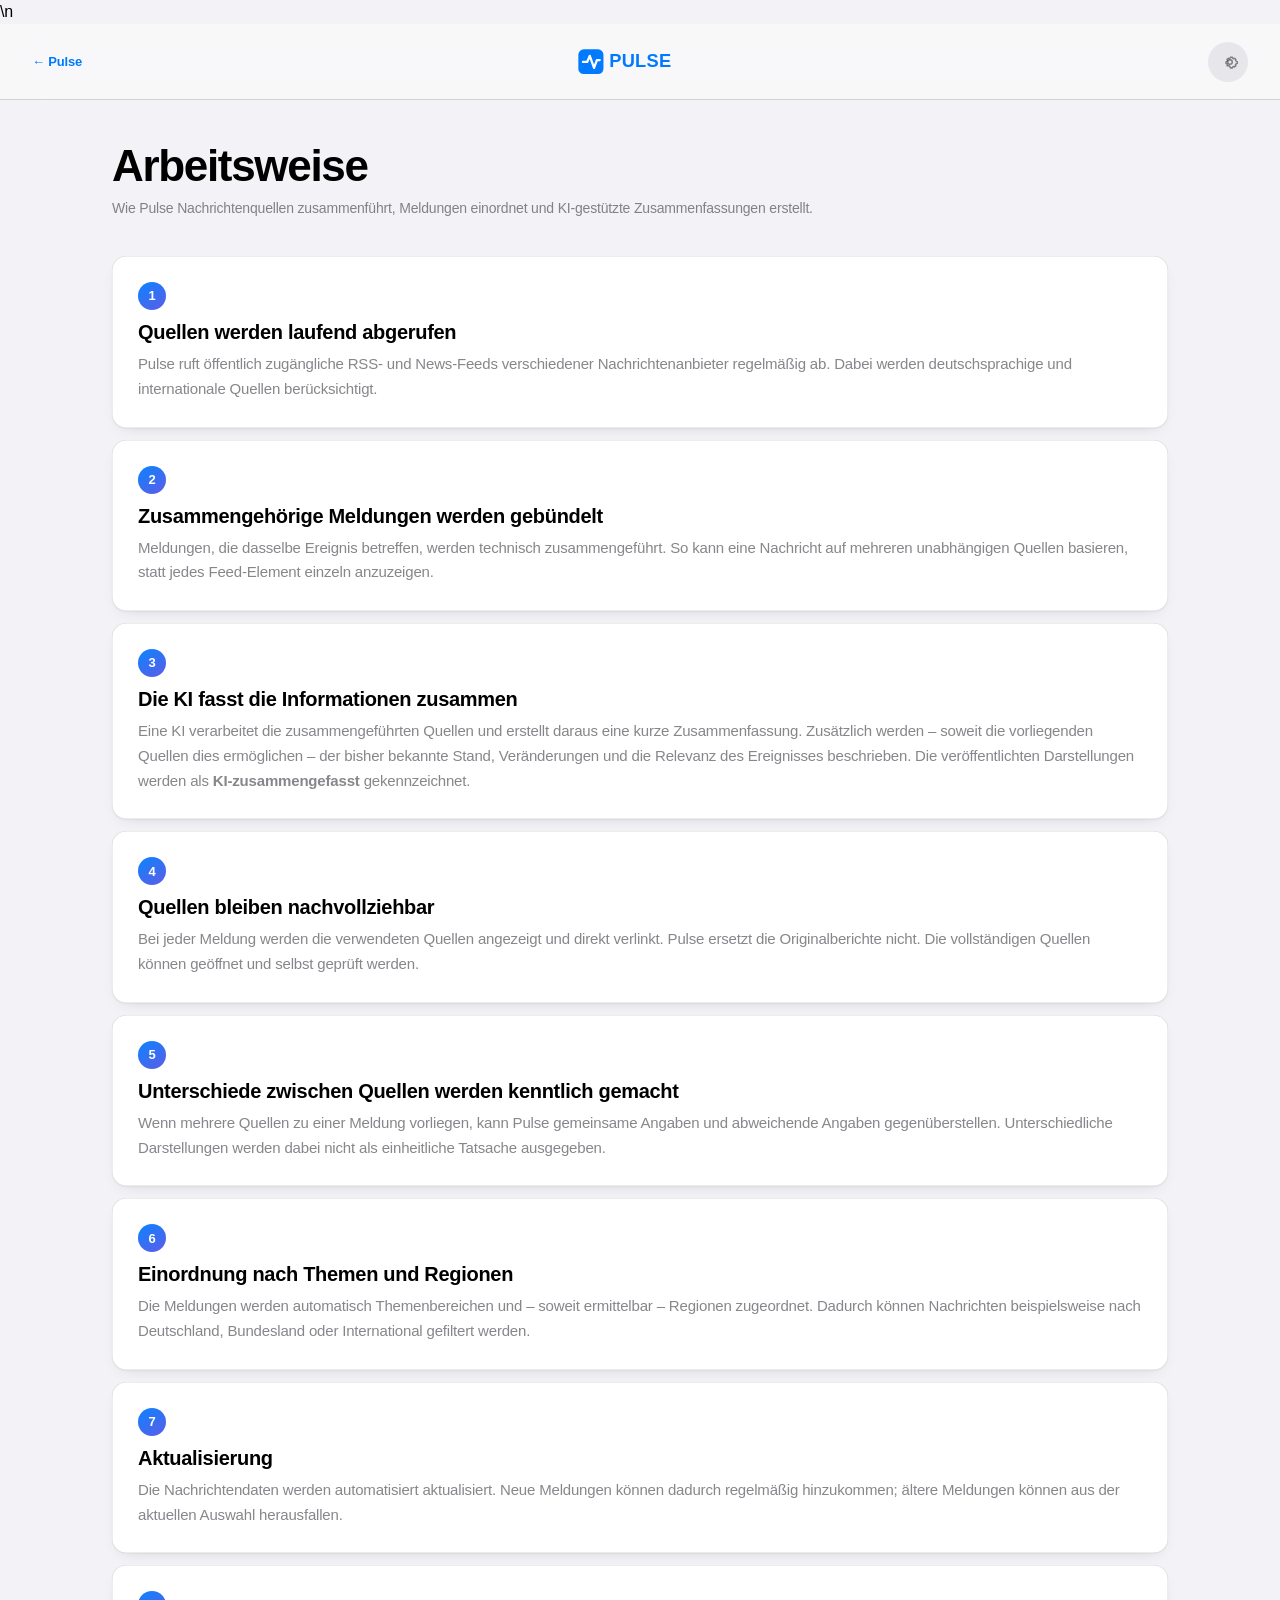
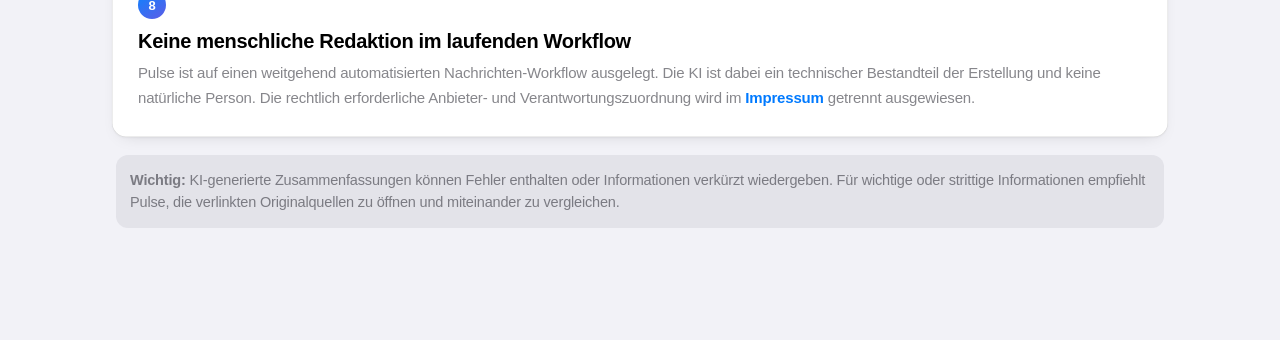
<file: arbeitsweise.html>
<!doctype html>
<html lang="de">
<head>
<meta charset="utf-8">
<meta name="viewport" content="width=device-width, initial-scale=1, viewport-fit=cover">
<meta name="color-scheme" content="light dark">
<title>Arbeitsweise · Pulse</title>
<style>
:root{--bg:#F2F2F7;--card:#FFF;--label:#000;--label2:rgba(60,60,67,.62);--sep:rgba(60,60,67,.2);--fill:rgba(118,118,128,.12);--tint:#007AFF;--bar:rgba(249,249,249,.82);--font:-apple-system,BlinkMacSystemFont,"SF Pro Text","SF Pro Display","Segoe UI",Roboto,Arial,sans-serif}
html[data-theme="dark"]{color-scheme:dark;--bg:#000;--card:#1C1C1E;--label:#FFF;--label2:rgba(235,235,245,.62);--sep:rgba(84,84,88,.65);--fill:rgba(118,118,128,.24);--tint:#0A84FF;--bar:rgba(22,22,24,.82)}
@media(prefers-color-scheme:dark){:root:not([data-theme]){--bg:#000;--card:#1C1C1E;--label:#FFF;--label2:rgba(235,235,245,.62);--sep:rgba(84,84,88,.65);--fill:rgba(118,118,128,.24);--tint:#0A84FF;--bar:rgba(22,22,24,.82)}}
*{box-sizing:border-box}body{margin:0;background:var(--bg);color:var(--label);font:16px/1.55 var(--font);-webkit-font-smoothing:antialiased}.wrap{max-width:680px;margin:auto;padding:0 16px 48px}.nav{position:relative;left:auto;width:100vw;margin-left:calc(50% - 50vw);transform:none;height:58px;display:flex;align-items:center;justify-content:space-between;position:sticky;top:0;z-index:2;background:var(--bar);backdrop-filter:saturate(180%) blur(20px);border-bottom:.5px solid var(--sep)}.nav img{width:88px}.back{color:var(--tint);text-decoration:none;font-weight:600;font-size:14px}.theme{border:0;border-radius:50%;width:32px;height:32px;background:var(--fill);color:var(--label2);font-size:16px}.head{padding:34px 4px 22px}.head h1{font-size:34px;line-height:1.1;letter-spacing:-.03em;margin:0 0 9px;font-weight:800}.head p{margin:0;color:var(--label2);font-size:15px}.card{background:var(--card);border-radius:20px;padding:20px;margin:12px 0;box-shadow:0 1px 2px rgba(0,0,0,.04),0 6px 18px -10px rgba(0,0,0,.18)}.num{display:inline-grid;place-items:center;width:28px;height:28px;border-radius:50%;background:linear-gradient(145deg,#0A84FF,#5E5CE6);color:#fff;font-weight:800;font-size:13px;margin-bottom:10px}.card h2{font-size:20px;line-height:1.2;margin:0 0 7px;letter-spacing:-.015em}.card p{margin:0;color:var(--label2)}.card p+p{margin-top:9px}.note{margin:18px 4px 0;padding:14px;border-radius:14px;background:var(--fill);color:var(--label2);font-size:13px}.foot{text-align:center;color:var(--label2);font-size:12.5px;margin-top:28px}.foot a{color:var(--tint);text-decoration:none;font-weight:600}
</style>
<link rel="stylesheet" href="./assets/settings.css">
<link rel="stylesheet" href="./assets/desktop.css?v=20261019-2">
<link rel="stylesheet" href="./assets/site.css?v=20261031-1">\n</head>
<body>
<div class="wrap">
<header class="nav">
<a class="back" href="./index.html">← Pulse</a>
<img src="assets/pulse-logo.svg" alt="Pulse">
<button class="theme" id="settingsToggle" type="button" aria-label="Einstellungen"></button>
</header>
<main>
<section class="head">
<h1>Arbeitsweise</h1>
<p>Wie Pulse Nachrichtenquellen zusammenführt, Meldungen einordnet und KI-gestützte Zusammenfassungen erstellt.</p>
</section>

<section class="card"><span class="num">1</span><h2>Quellen werden laufend abgerufen</h2><p>Pulse ruft öffentlich zugängliche RSS- und News-Feeds verschiedener Nachrichtenanbieter regelmäßig ab. Dabei werden deutschsprachige und internationale Quellen berücksichtigt.</p></section>
<section class="card"><span class="num">2</span><h2>Zusammengehörige Meldungen werden gebündelt</h2><p>Meldungen, die dasselbe Ereignis betreffen, werden technisch zusammengeführt. So kann eine Nachricht auf mehreren unabhängigen Quellen basieren, statt jedes Feed-Element einzeln anzuzeigen.</p></section>
<section class="card"><span class="num">3</span><h2>Die KI fasst die Informationen zusammen</h2><p>Eine KI verarbeitet die zusammengeführten Quellen und erstellt daraus eine kurze Zusammenfassung. Zusätzlich werden – soweit die vorliegenden Quellen dies ermöglichen – der bisher bekannte Stand, Veränderungen und die Relevanz des Ereignisses beschrieben. Die veröffentlichten Darstellungen werden als <strong>KI-zusammengefasst</strong> gekennzeichnet.</p></section>
<section class="card"><span class="num">4</span><h2>Quellen bleiben nachvollziehbar</h2><p>Bei jeder Meldung werden die verwendeten Quellen angezeigt und direkt verlinkt. Pulse ersetzt die Originalberichte nicht. Die vollständigen Quellen können geöffnet und selbst geprüft werden.</p></section>
<section class="card"><span class="num">5</span><h2>Unterschiede zwischen Quellen werden kenntlich gemacht</h2><p>Wenn mehrere Quellen zu einer Meldung vorliegen, kann Pulse gemeinsame Angaben und abweichende Angaben gegenüberstellen. Unterschiedliche Darstellungen werden dabei nicht als einheitliche Tatsache ausgegeben.</p></section>
<section class="card"><span class="num">6</span><h2>Einordnung nach Themen und Regionen</h2><p>Die Meldungen werden automatisch Themenbereichen und – soweit ermittelbar – Regionen zugeordnet. Dadurch können Nachrichten beispielsweise nach Deutschland, Bundesland oder International gefiltert werden.</p></section>
<section class="card"><span class="num">7</span><h2>Aktualisierung</h2><p>Die Nachrichtendaten werden automatisiert aktualisiert. Neue Meldungen können dadurch regelmäßig hinzukommen; ältere Meldungen können aus der aktuellen Auswahl herausfallen.</p></section>
<section class="card"><span class="num">8</span><h2>Keine menschliche Redaktion im laufenden Workflow</h2><p>Pulse ist auf einen weitgehend automatisierten Nachrichten-Workflow ausgelegt. Die KI ist dabei ein technischer Bestandteil der Erstellung und keine natürliche Person. Die rechtlich erforderliche Anbieter- und Verantwortungszuordnung wird im <a href="./impressum.html" style="color:var(--tint);text-decoration:none;font-weight:600">Impressum</a> getrennt ausgewiesen.</p></section>

<p class="note"><strong>Wichtig:</strong> KI-generierte Zusammenfassungen können Fehler enthalten oder Informationen verkürzt wiedergeben. Für wichtige oder strittige Informationen empfiehlt Pulse, die verlinkten Originalquellen zu öffnen und miteinander zu vergleichen.</p>
</main>

</div>

<script src="./assets/settings.js?v=20261019-3"></script>
</body>
</html>
</file>
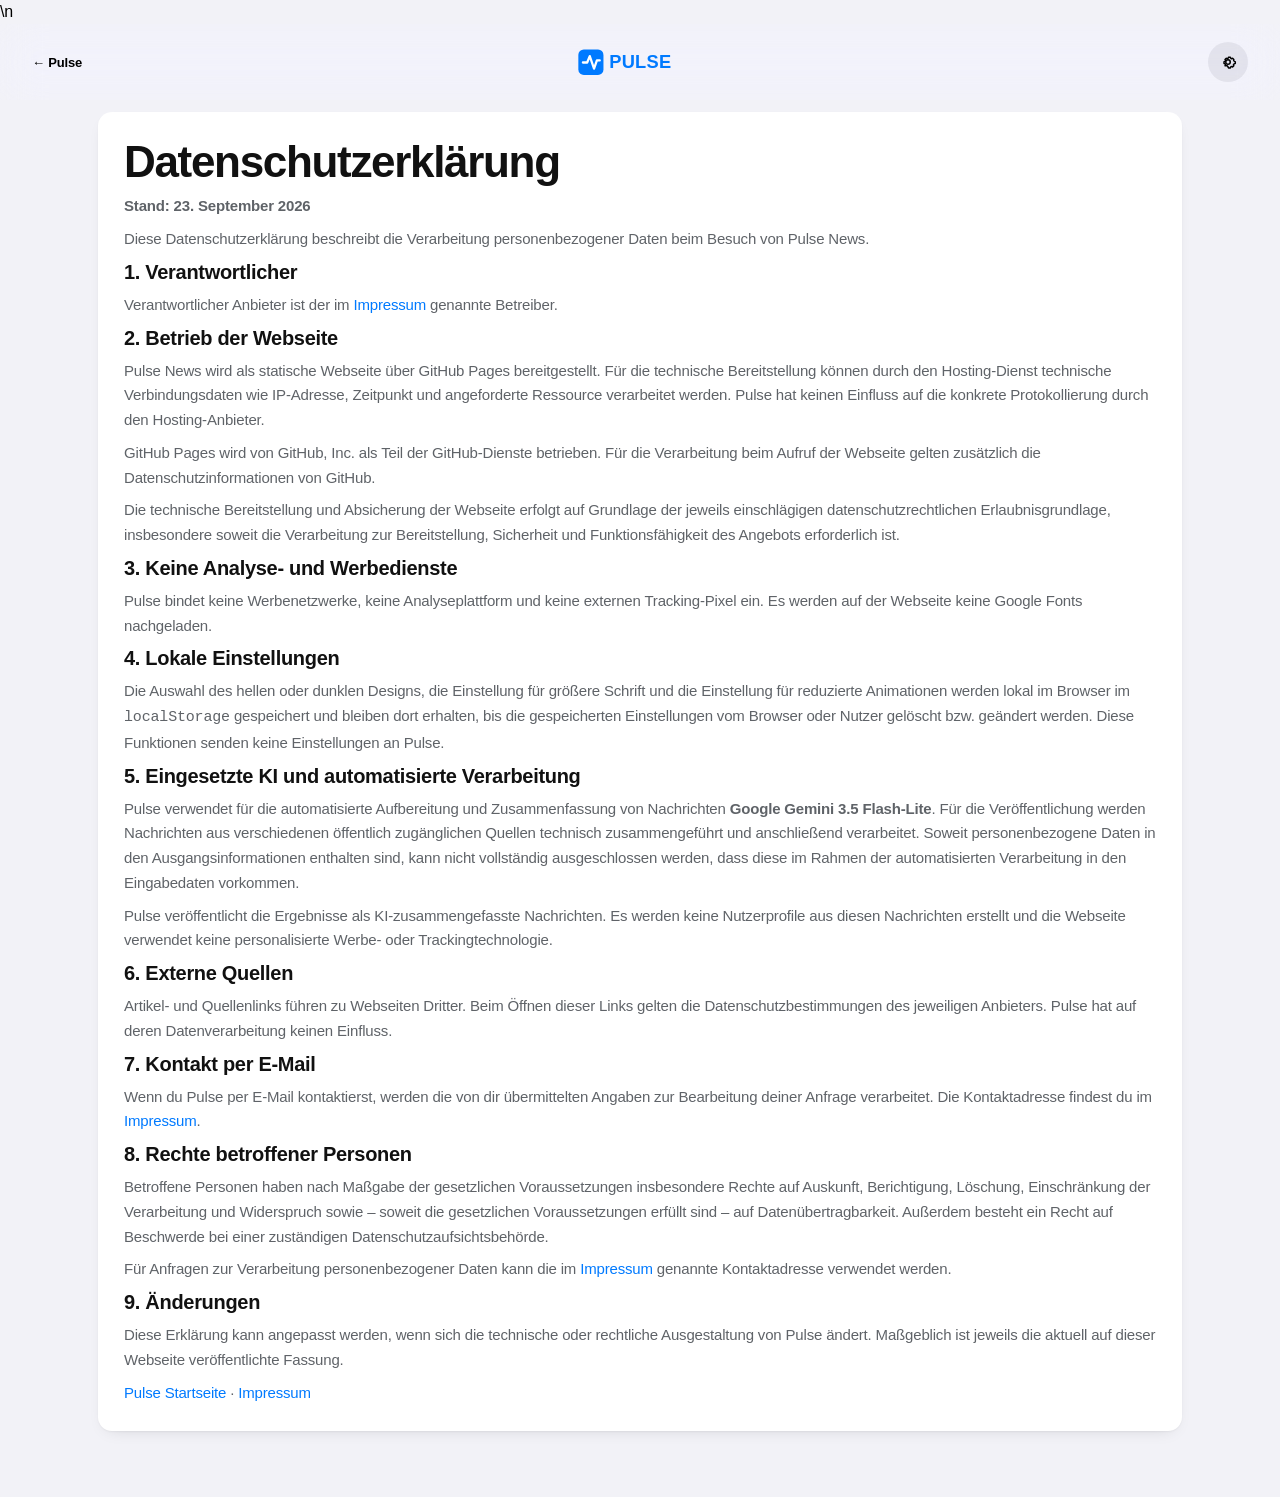
<file: datenschutz.html>
<!doctype html>
<html lang="de">
<head>
<meta charset="utf-8">
<meta name="viewport" content="width=device-width, initial-scale=1">
<meta name="color-scheme" content="light dark">
<title>Datenschutz · Pulse</title>
<style>
:root{color-scheme:light dark;--bg:#F2F2F7;--card:#fff;--text:#111;--muted:#5f6368;--link:#007AFF;--fill:rgba(118,118,128,.12)}
@media(prefers-color-scheme:dark){:root{--bg:#000;--card:#1c1c1e;--text:#fff;--muted:#aaa;--link:#0A84FF;--fill:rgba(118,118,128,.24)}html{background:#000}}
*{box-sizing:border-box}body{margin:0;background:var(--bg);color:var(--text);font:17px/1.55 -apple-system,BlinkMacSystemFont,"Segoe UI",Roboto,Arial,sans-serif}
main{max-width:760px;margin:0 auto;padding:0 18px 60px}.nav{position:relative;left:auto;width:100vw;margin-left:calc(50% - 50vw);transform:none;height:58px;display:flex;align-items:center;justify-content:space-between;background:rgba(249,249,249,.82);backdrop-filter:blur(18px);position:sticky;top:0;z-index:2;border-bottom:1px solid var(--fill)}.nav img{width:88px}.back{color:var(--link);text-decoration:none;font-weight:600}.theme{border:0;border-radius:50%;background:var(--fill);color:var(--text);width:32px;height:32px}.fill{}article{background:var(--card);border-radius:22px;padding:24px;box-shadow:0 8px 30px rgba(0,0,0,.08)}
h1{margin:0 0 8px;font-size:32px}h2{margin:28px 0 8px;font-size:20px}p{margin:8px 0}a{color:var(--link);text-decoration:none}a:hover{text-decoration:underline}.back{display:inline-block;margin-bottom:16px;font-weight:600}
html[data-theme=dark]{--bg:#000;--card:#1c1c1e;--text:#fff;--muted:rgba(235,235,245,.62);--link:#0A84FF;--fill:rgba(118,118,128,.24)}
</style>
<link rel="stylesheet" href="./assets/settings.css">
<link rel="stylesheet" href="./assets/desktop.css?v=20261019-2">
<link rel="stylesheet" href="./assets/site.css?v=20261031-1">\n</head>
<body><main>
<header class="nav">
<a class="back" href="./index.html" aria-label="Zurück zu Pulse">← Pulse</a>
<img src="assets/pulse-logo.svg" alt="Pulse">
<button class="theme" id="settingsToggle" type="button" aria-label="Einstellungen"></button>
</header>
<article>
<h1>Datenschutzerklärung</h1>
<p><strong>Stand: 23. September 2026</strong></p>
<p>Diese Datenschutzerklärung beschreibt die Verarbeitung personenbezogener Daten beim Besuch von Pulse News.</p>
<h2>1. Verantwortlicher</h2>
<p>Verantwortlicher Anbieter ist der im <a href="./impressum.html">Impressum</a> genannte Betreiber.</p>
<h2>2. Betrieb der Webseite</h2>
<p>Pulse News wird als statische Webseite über GitHub Pages bereitgestellt. Für die technische Bereitstellung können durch den Hosting-Dienst technische Verbindungsdaten wie IP-Adresse, Zeitpunkt und angeforderte Ressource verarbeitet werden. Pulse hat keinen Einfluss auf die konkrete Protokollierung durch den Hosting-Anbieter.</p>
<p>GitHub Pages wird von GitHub, Inc. als Teil der GitHub-Dienste betrieben. Für die Verarbeitung beim Aufruf der Webseite gelten zusätzlich die Datenschutzinformationen von GitHub.</p>
<p>Die technische Bereitstellung und Absicherung der Webseite erfolgt auf Grundlage der jeweils einschlägigen datenschutzrechtlichen Erlaubnisgrundlage, insbesondere soweit die Verarbeitung zur Bereitstellung, Sicherheit und Funktionsfähigkeit des Angebots erforderlich ist.</p>
<h2>3. Keine Analyse- und Werbedienste</h2>
<p>Pulse bindet keine Werbenetzwerke, keine Analyseplattform und keine externen Tracking-Pixel ein. Es werden auf der Webseite keine Google Fonts nachgeladen.</p>
<h2>4. Lokale Einstellungen</h2>
<p>Die Auswahl des hellen oder dunklen Designs, die Einstellung für größere Schrift und die Einstellung für reduzierte Animationen werden lokal im Browser im <code>localStorage</code> gespeichert und bleiben dort erhalten, bis die gespeicherten Einstellungen vom Browser oder Nutzer gelöscht bzw. geändert werden. Diese Funktionen senden keine Einstellungen an Pulse.</p>
<h2>5. Eingesetzte KI und automatisierte Verarbeitung</h2>
<p>Pulse verwendet für die automatisierte Aufbereitung und Zusammenfassung von Nachrichten <strong>Google Gemini 3.5 Flash-Lite</strong>. Für die Veröffentlichung werden Nachrichten aus verschiedenen öffentlich zugänglichen Quellen technisch zusammengeführt und anschließend verarbeitet. Soweit personenbezogene Daten in den Ausgangsinformationen enthalten sind, kann nicht vollständig ausgeschlossen werden, dass diese im Rahmen der automatisierten Verarbeitung in den Eingabedaten vorkommen.</p>
<p>Pulse veröffentlicht die Ergebnisse als KI-zusammengefasste Nachrichten. Es werden keine Nutzerprofile aus diesen Nachrichten erstellt und die Webseite verwendet keine personalisierte Werbe- oder Trackingtechnologie.</p>

<h2>6. Externe Quellen</h2>
<p>Artikel- und Quellenlinks führen zu Webseiten Dritter. Beim Öffnen dieser Links gelten die Datenschutzbestimmungen des jeweiligen Anbieters. Pulse hat auf deren Datenverarbeitung keinen Einfluss.</p>
<h2>7. Kontakt per E-Mail</h2>
<p>Wenn du Pulse per E-Mail kontaktierst, werden die von dir übermittelten Angaben zur Bearbeitung deiner Anfrage verarbeitet. Die Kontaktadresse findest du im <a href="./impressum.html">Impressum</a>.</p>
<h2>8. Rechte betroffener Personen</h2>
<p>Betroffene Personen haben nach Maßgabe der gesetzlichen Voraussetzungen insbesondere Rechte auf Auskunft, Berichtigung, Löschung, Einschränkung der Verarbeitung und Widerspruch sowie – soweit die gesetzlichen Voraussetzungen erfüllt sind – auf Datenübertragbarkeit. Außerdem besteht ein Recht auf Beschwerde bei einer zuständigen Datenschutzaufsichtsbehörde.</p>
<p>Für Anfragen zur Verarbeitung personenbezogener Daten kann die im <a href="./impressum.html">Impressum</a> genannte Kontaktadresse verwendet werden.</p>
<h2>9. Änderungen</h2>
<p>Diese Erklärung kann angepasst werden, wenn sich die technische oder rechtliche Ausgestaltung von Pulse ändert. Maßgeblich ist jeweils die aktuell auf dieser Webseite veröffentlichte Fassung.</p>
<p><a href="./index.html">Pulse Startseite</a> · <a href="./impressum.html">Impressum</a></p>
</article></main><script src="./assets/settings.js?v=20261019-3"></script>
</body></html>
</file>
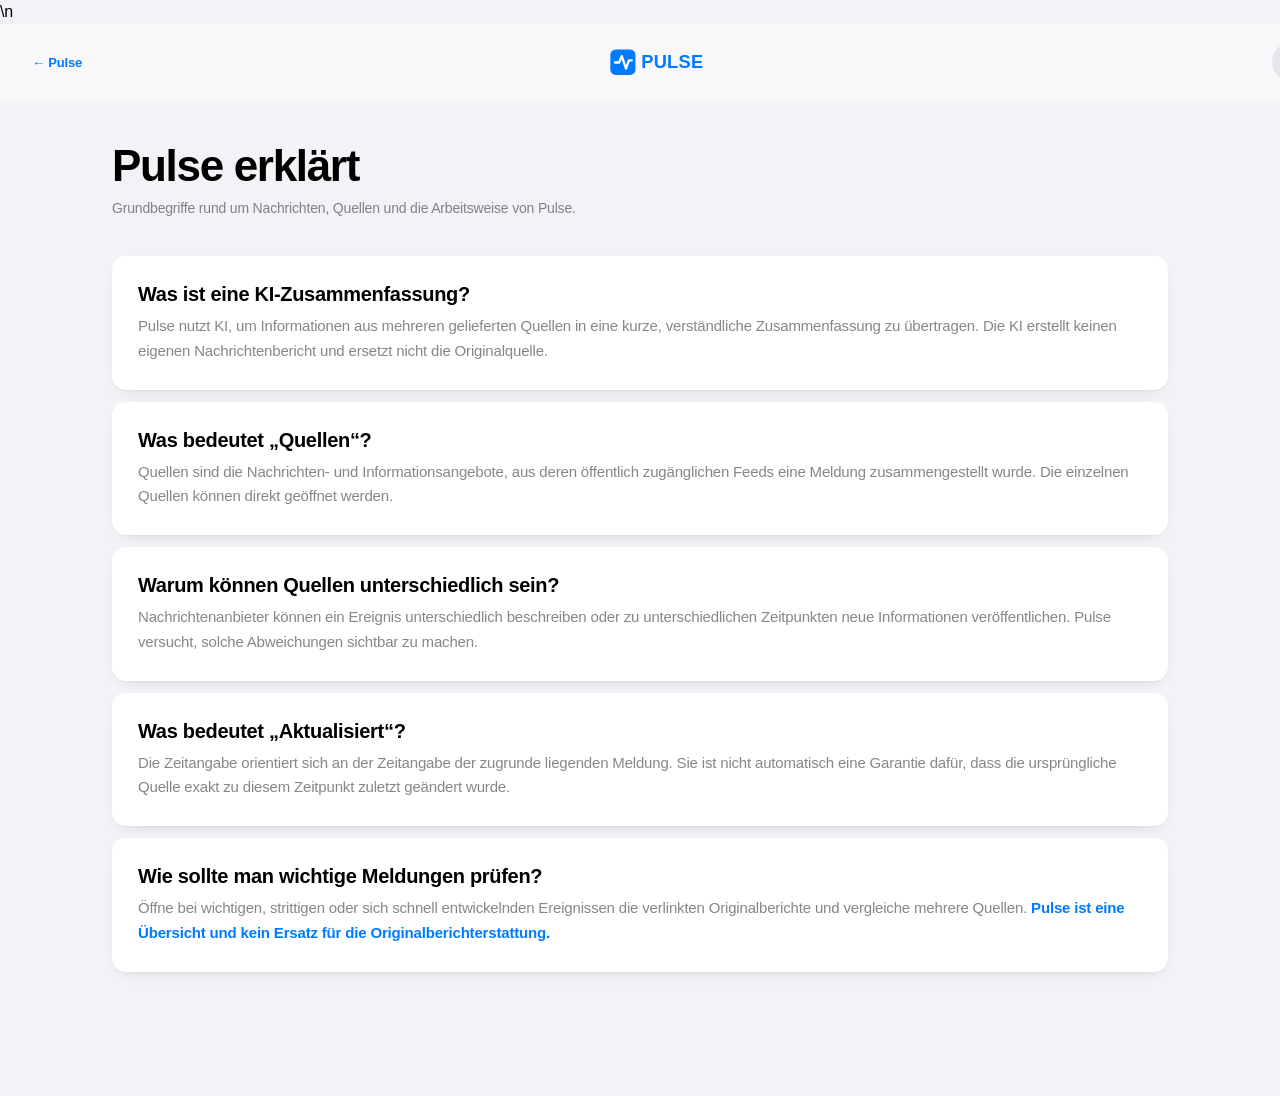
<file: erklaert.html>
<!doctype html><html lang="de"><head><meta charset="utf-8"><meta name="viewport" content="width=device-width,initial-scale=1"><meta name="color-scheme" content="light dark"><title>Pulse erklärt</title><style>
:root{--bg:#F2F2F7;--card:#fff;--label:#000;--label2:rgba(60,60,67,.62);--fill:rgba(118,118,128,.12);--tint:#007AFF;--bar:rgba(249,249,249,.82);--font:-apple-system,BlinkMacSystemFont,"SF Pro Text",Inter,"Segoe UI",Arial,sans-serif}html[data-theme=dark]{--bg:#000;--card:#1C1C1E;--label:#fff;--label2:rgba(235,235,245,.62);--fill:rgba(118,118,128,.24);--tint:#0A84FF;--bar:rgba(22,22,24,.82)}body{margin:0;background:var(--bg);color:var(--label);font:16px/1.55 var(--font)}.wrap{max-width:680px;margin:auto;padding:0 16px 45px}.nav{position:relative;left:auto;width:100vw;margin-left:calc(50% - 50vw);transform:none;height:58px;display:flex;align-items:center;justify-content:space-between;background:var(--bar);backdrop-filter:blur(18px);position:sticky;top:0;border-bottom:1px solid var(--fill)}.nav img{width:88px}.back{color:var(--tint);text-decoration:none;font-weight:600}.theme{border:0;border-radius:50%;background:var(--fill);color:var(--label);width:32px;height:32px}.head{padding:34px 4px 20px}.head h1{font-size:34px;line-height:1.1;margin:0 0 8px}.head p{margin:0;color:var(--label2)}.card{background:var(--card);border-radius:20px;padding:20px;margin:12px 0;box-shadow:0 6px 18px -12px #0003}.card h2{font-size:20px;margin:0 0 6px}.card p{margin:0;color:var(--label2)}.q{color:var(--tint);font-weight:800}.foot{text-align:center;color:var(--label2);font-size:12.5px;margin-top:28px}.foot a{color:var(--tint);text-decoration:none;font-weight:600}
</style><link rel="stylesheet" href="./assets/settings.css">
<link rel="stylesheet" href="./assets/desktop.css?v=20261019-2">
<link rel="stylesheet" href="./assets/site.css?v=20261031-1">\n</head><body><div class="wrap"><header class="nav"><a class="back" href="./index.html">← Pulse</a><img src="assets/pulse-logo.svg" alt="Pulse"><button class="theme" id="settingsToggle" type="button" aria-label="Einstellungen"></button></header><main><section class="head"><h1>Pulse erklärt</h1><p>Grundbegriffe rund um Nachrichten, Quellen und die Arbeitsweise von Pulse.</p></section>
<section class="card"><h2>Was ist eine KI-Zusammenfassung?</h2><p>Pulse nutzt KI, um Informationen aus mehreren gelieferten Quellen in eine kurze, verständliche Zusammenfassung zu übertragen. Die KI erstellt keinen eigenen Nachrichtenbericht und ersetzt nicht die Originalquelle.</p></section>
<section class="card"><h2>Was bedeutet „Quellen“?</h2><p>Quellen sind die Nachrichten- und Informationsangebote, aus deren öffentlich zugänglichen Feeds eine Meldung zusammengestellt wurde. Die einzelnen Quellen können direkt geöffnet werden.</p></section>
<section class="card"><h2>Warum können Quellen unterschiedlich sein?</h2><p>Nachrichtenanbieter können ein Ereignis unterschiedlich beschreiben oder zu unterschiedlichen Zeitpunkten neue Informationen veröffentlichen. Pulse versucht, solche Abweichungen sichtbar zu machen.</p></section>
<section class="card"><h2>Was bedeutet „Aktualisiert“?</h2><p>Die Zeitangabe orientiert sich an der Zeitangabe der zugrunde liegenden Meldung. Sie ist nicht automatisch eine Garantie dafür, dass die ursprüngliche Quelle exakt zu diesem Zeitpunkt zuletzt geändert wurde.</p></section>
<section class="card"><h2>Wie sollte man wichtige Meldungen prüfen?</h2><p>Öffne bei wichtigen, strittigen oder sich schnell entwickelnden Ereignissen die verlinkten Originalberichte und vergleiche mehrere Quellen. <span class="q">Pulse ist eine Übersicht und kein Ersatz für die Originalberichterstattung.</span></p></section>
</main></div>
<script src="./assets/settings.js?v=20261019-3"></script>
</body></html>
</file>
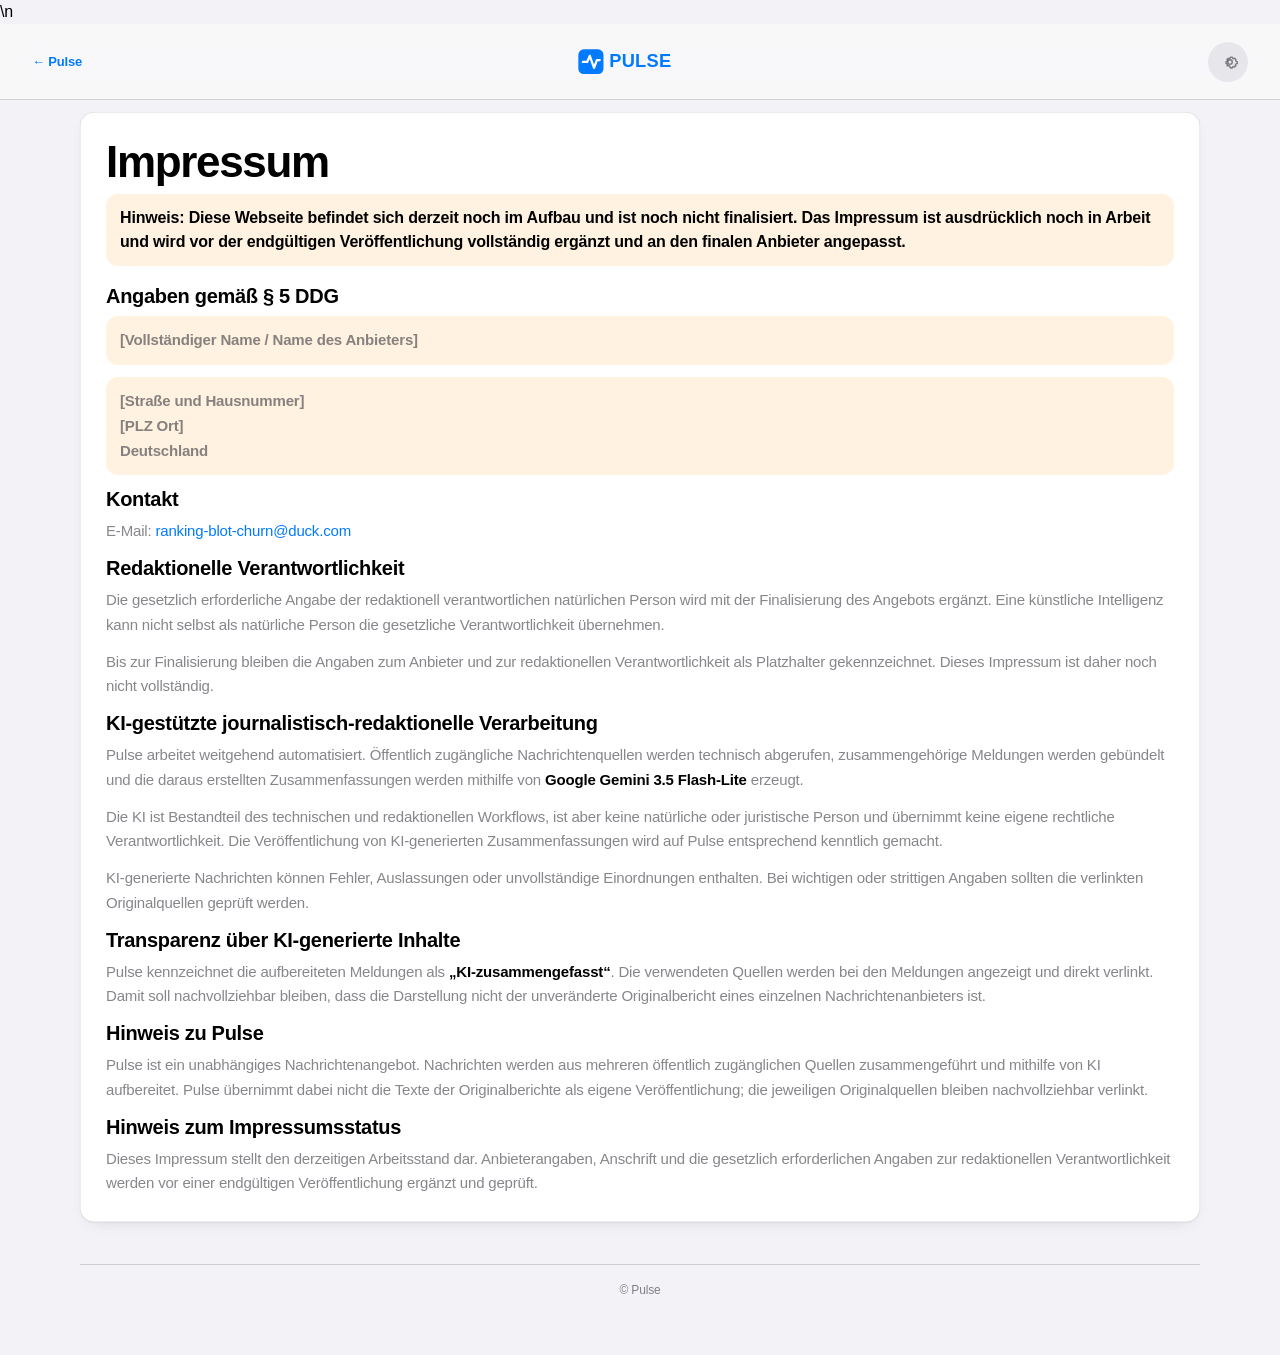
<file: impressum.html>
<!doctype html>
<html lang="de">
<head>
<meta charset="utf-8">
<meta name="viewport" content="width=device-width, initial-scale=1, viewport-fit=cover">
<meta name="color-scheme" content="light dark">
<title>Impressum · Pulse</title>
<link rel="icon" href="data:image/svg+xml,%3Csvg xmlns='http://www.w3.org/2000/svg' viewBox='0 0 64 64'%3E%3Crect width='64' height='64' rx='16' fill='%23007AFF'/%3E%3Cpath d='M14 35h9l5-15 8 27 5-17h9' fill='none' stroke='white' stroke-width='6' stroke-linecap='round' stroke-linejoin='round'/%3E%3C/svg%3E">
<style>
:root{--bg:#F2F2F7;--card:#fff;--label:#000;--label2:rgba(60,60,67,.62);--sep:rgba(60,60,67,.2);--tint:#007AFF;--fill:rgba(118,118,128,.12);--bar:rgba(249,249,249,.82);font-family:-apple-system,BlinkMacSystemFont,"SF Pro Text","SF Pro Display",Inter,"Segoe UI",Roboto,Arial,sans-serif;color-scheme:light}
html[data-theme="dark"]{--bg:#000;--card:#1C1C1E;--label:#fff;--label2:rgba(235,235,245,.62);--sep:rgba(84,84,88,.65);--tint:#0A84FF;--fill:rgba(118,118,128,.24);--bar:rgba(22,22,24,.82);color-scheme:dark}
@media(prefers-color-scheme:dark){:root:not([data-theme]){--bg:#000;--card:#1C1C1E;--label:#fff;--label2:rgba(235,235,245,.62);--sep:rgba(84,84,88,.65);--tint:#0A84FF;color-scheme:dark}}
*{box-sizing:border-box}body{margin:0;background:var(--bg);color:var(--label);font:17px/1.5 -apple-system,BlinkMacSystemFont,"SF Pro Text","SF Pro Display",Inter,"Segoe UI",Roboto,Arial,sans-serif;-webkit-font-smoothing:antialiased}.wrap{max-width:680px;margin:0 auto;padding:0 16px 50px}.nav{position:relative;left:auto;width:100vw;margin-left:calc(50% - 50vw);transform:none;height:58px;display:flex;align-items:center;justify-content:space-between;background:var(--bar);backdrop-filter:blur(18px);position:sticky;top:0;z-index:2;border-bottom:1px solid var(--fill)}.nav img{width:88px}.back{color:var(--tint);text-decoration:none;font-weight:600}.theme{border:0;border-radius:50%;background:var(--fill);color:var(--label);width:32px;height:32px}.card{background:var(--card);border-radius:20px;padding:24px;box-shadow:0 1px 2px rgba(0,0,0,.04),0 8px 24px -14px rgba(0,0,0,.22)}h1{margin:0 0 22px;font-size:32px;line-height:1.1;letter-spacing:-.03em}h2{margin:25px 0 7px;font-size:18px}p{margin:0 0 12px;color:var(--label2)}strong{color:var(--label)}.placeholder{padding:12px 14px;border-radius:12px;background:rgba(255,149,0,.12);color:var(--label);font-weight:600}.note{font-size:14px}.foot{margin-top:22px;text-align:center;color:var(--label2);font-size:13px}
</style>
<link rel="stylesheet" href="./assets/settings.css">
<link rel="stylesheet" href="./assets/desktop.css?v=20261019-2">
<link rel="stylesheet" href="./assets/site.css?v=20261031-1">\n</head>
<body>
<main class="wrap">
<header class="nav">
<a class="back" href="./index.html" aria-label="Zurück zu Pulse">← Pulse</a>
<img src="assets/pulse-logo.svg" alt="Pulse">
<button class="theme" id="settingsToggle" type="button" aria-label="Einstellungen"></button>
</header>
<article class="card">
<h1>Impressum</h1>
<div class="placeholder" style="margin-bottom:18px">Hinweis: Diese Webseite befindet sich derzeit noch im Aufbau und ist noch nicht finalisiert. Das Impressum ist ausdrücklich noch in Arbeit und wird vor der endgültigen Veröffentlichung vollständig ergänzt und an den finalen Anbieter angepasst.</div>

<h2>Angaben gemäß § 5 DDG</h2>
<p class="placeholder">[Vollständiger Name / Name des Anbieters]</p>
<p class="placeholder">[Straße und Hausnummer]<br>[PLZ Ort]<br>Deutschland</p>

<h2>Kontakt</h2>
<p>E-Mail: <a href="mailto:ranking-blot-churn@duck.com" style="color:var(--tint);text-decoration:none">ranking-blot-churn@duck.com</a></p>

<h2>Redaktionelle Verantwortlichkeit</h2>
<p>Die gesetzlich erforderliche Angabe der redaktionell verantwortlichen natürlichen Person wird mit der Finalisierung des Angebots ergänzt. Eine künstliche Intelligenz kann nicht selbst als natürliche Person die gesetzliche Verantwortlichkeit übernehmen.</p>
<p class="note">Bis zur Finalisierung bleiben die Angaben zum Anbieter und zur redaktionellen Verantwortlichkeit als Platzhalter gekennzeichnet. Dieses Impressum ist daher noch nicht vollständig.</p>

<h2>KI-gestützte journalistisch-redaktionelle Verarbeitung</h2>
<p>Pulse arbeitet weitgehend automatisiert. Öffentlich zugängliche Nachrichtenquellen werden technisch abgerufen, zusammengehörige Meldungen werden gebündelt und die daraus erstellten Zusammenfassungen werden mithilfe von <strong>Google Gemini 3.5 Flash-Lite</strong> erzeugt.</p>
<p>Die KI ist Bestandteil des technischen und redaktionellen Workflows, ist aber keine natürliche oder juristische Person und übernimmt keine eigene rechtliche Verantwortlichkeit. Die Veröffentlichung von KI-generierten Zusammenfassungen wird auf Pulse entsprechend kenntlich gemacht.</p>
<p class="note">KI-generierte Nachrichten können Fehler, Auslassungen oder unvollständige Einordnungen enthalten. Bei wichtigen oder strittigen Angaben sollten die verlinkten Originalquellen geprüft werden.</p>

<h2>Transparenz über KI-generierte Inhalte</h2>
<p>Pulse kennzeichnet die aufbereiteten Meldungen als <strong>„KI-zusammengefasst“</strong>. Die verwendeten Quellen werden bei den Meldungen angezeigt und direkt verlinkt. Damit soll nachvollziehbar bleiben, dass die Darstellung nicht der unveränderte Originalbericht eines einzelnen Nachrichtenanbieters ist.</p>

<h2>Hinweis zu Pulse</h2>
<p>Pulse ist ein unabhängiges Nachrichtenangebot. Nachrichten werden aus mehreren öffentlich zugänglichen Quellen zusammengeführt und mithilfe von KI aufbereitet. Pulse übernimmt dabei nicht die Texte der Originalberichte als eigene Veröffentlichung; die jeweiligen Originalquellen bleiben nachvollziehbar verlinkt.</p>

<h2>Hinweis zum Impressumsstatus</h2>
<p>Dieses Impressum stellt den derzeitigen Arbeitsstand dar. Anbieterangaben, Anschrift und die gesetzlich erforderlichen Angaben zur redaktionellen Verantwortlichkeit werden vor einer endgültigen Veröffentlichung ergänzt und geprüft.</p>


</article>
<p class="foot">© Pulse</p>
</main>

<script src="./assets/settings.js?v=20261019-3"></script>
</body>
</html>
</file>
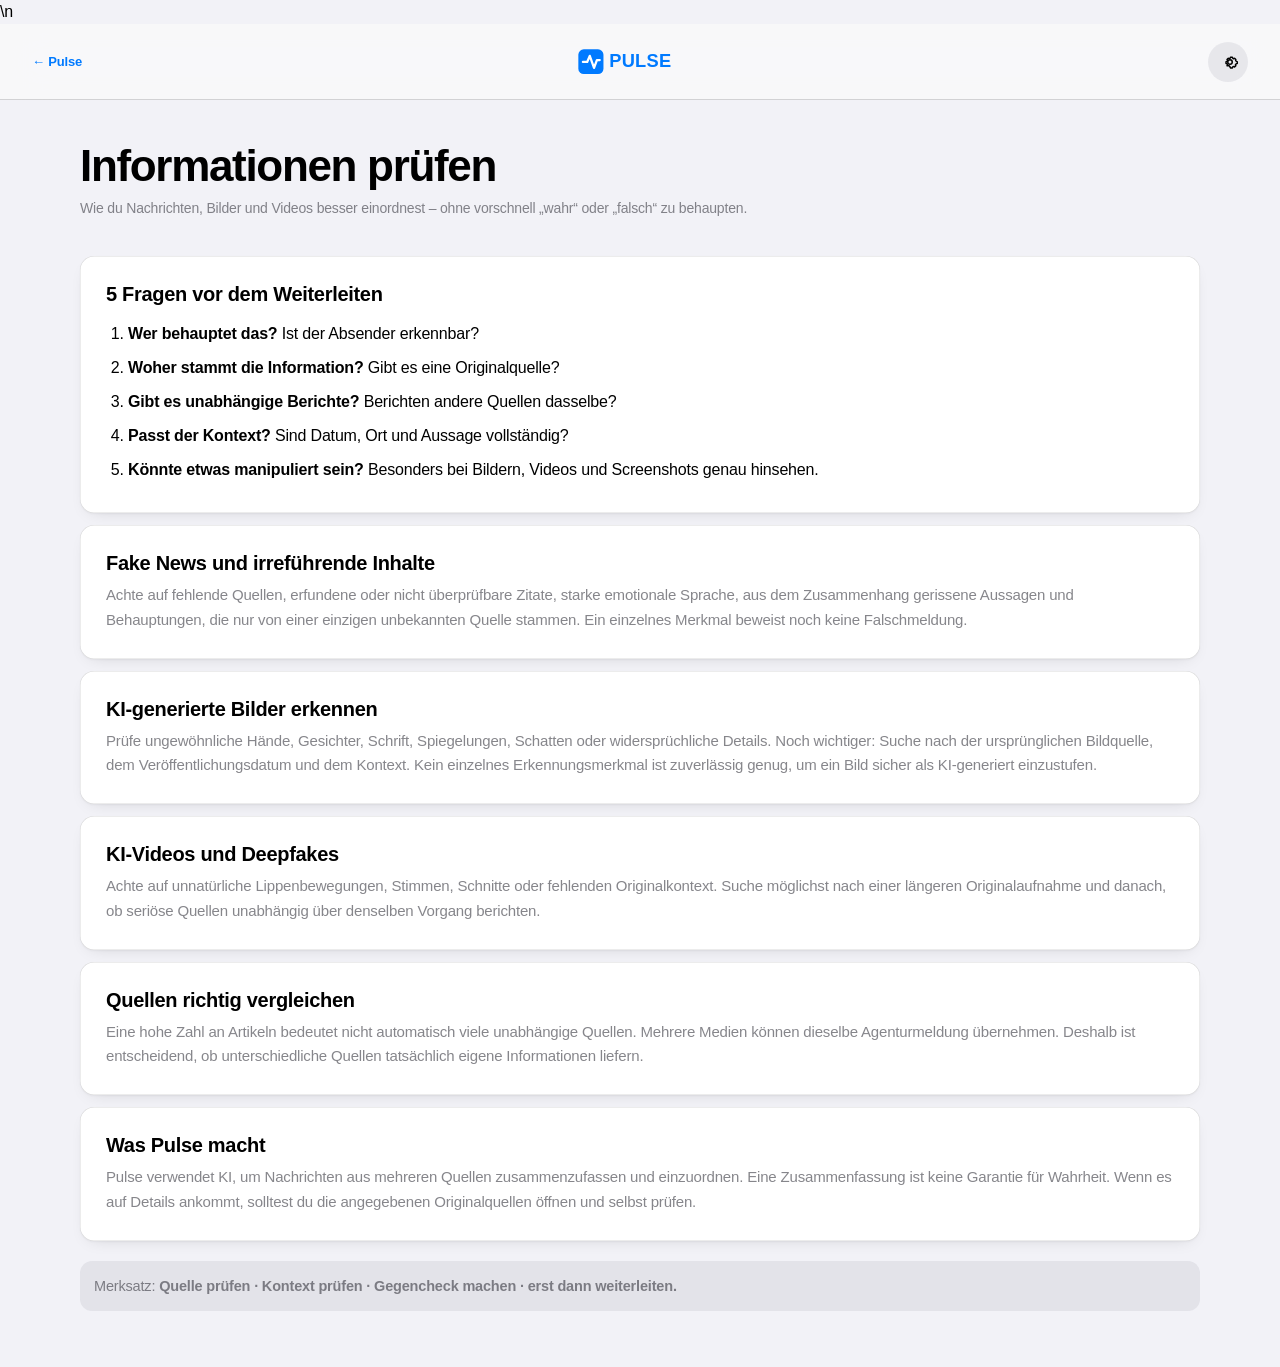
<file: medienkompetenz.html>
<!doctype html>
<html lang="de">
<head>
<meta charset="utf-8">
<meta name="viewport" content="width=device-width,initial-scale=1">
<meta name="color-scheme" content="light dark">
<title>Informationen prüfen · Pulse</title>
<style>
:root{--bg:#F2F2F7;--card:#FFF;--label:#000;--muted:rgba(60,60,67,.62);--label3:rgba(60,60,67,.3);--sep:rgba(60,60,67,.2);--fill:rgba(118,118,128,.12);--bar:rgba(249,249,249,.82);--tint:#007AFF;--shadow:0 1px 2px rgba(0,0,0,.04),0 6px 18px -10px rgba(0,0,0,.18);--font:-apple-system,BlinkMacSystemFont,"SF Pro Text","SF Pro Display","Segoe UI",Roboto,Arial,sans-serif}
html[data-theme=dark]{color-scheme:dark;--bg:#000;--card:#1C1C1E;--label:#FFF;--muted:rgba(235,235,245,.62);--label3:rgba(235,235,245,.3);--sep:rgba(84,84,88,.65);--fill:rgba(118,118,128,.24);--bar:rgba(22,22,24,.82);--tint:#0A84FF;--shadow:0 0 0 .5px rgba(255,255,255,.04)}
@media(prefers-color-scheme:dark){:root:not([data-theme]){--bg:#000;--card:#1C1C1E;--label:#FFF;--muted:rgba(235,235,245,.62);--label3:rgba(235,235,245,.3);--sep:rgba(84,84,88,.65);--fill:rgba(118,118,128,.24);--bar:rgba(22,22,24,.82);--tint:#0A84FF;--shadow:0 0 0 .5px rgba(255,255,255,.04)}}
*{box-sizing:border-box}body{margin:0;background:var(--bg);color:var(--label);font:17px/1.35 var(--font);-webkit-font-smoothing:antialiased}.wrap{max-width:680px;margin:auto;padding:0 16px 90px}.nav{position:relative;left:auto;width:100vw;margin-left:calc(50% - 50vw);transform:none;height:58px;display:flex;align-items:center;justify-content:space-between;background:var(--bar);backdrop-filter:saturate(180%) blur(20px);position:sticky;top:0;z-index:5;border-bottom:.5px solid var(--sep)}.nav img{width:88px}.back{color:var(--tint);text-decoration:none;font-weight:650}.theme{border:0;border-radius:50%;background:var(--fill);color:inherit;width:32px;height:32px}.head{padding:28px 4px 18px}.head h1{font-size:34px;line-height:1.1;letter-spacing:-.03em;margin:0 0 8px;font-weight:800}.head p{color:var(--muted);margin:0;font-size:14px;line-height:1.5}.card{background:var(--card);border-radius:20px;padding:20px;margin:12px 0;box-shadow:var(--shadow)}.card h2{font-size:20px;margin:0 0 6px}.card p{margin:0;color:var(--muted)}ol{margin:10px 0 0;padding-left:22px}li{padding:5px 0}.note{margin-top:20px;padding:14px;border-radius:14px;background:var(--fill);font-size:14px;color:var(--muted)}
</style>
<link rel="stylesheet" href="./assets/settings.css">
<link rel="stylesheet" href="./assets/desktop.css?v=20261019-2">
<link rel="stylesheet" href="./assets/site.css?v=20261031-1">\n</head>
<body>
<main class="wrap"><header class="nav"><a class="back" href="./">← Pulse</a><img src="assets/pulse-logo.svg" alt="Pulse"><button class="theme" id="settingsToggle" type="button" aria-label="Einstellungen"></button></header>
<section class="head"><h1>Informationen prüfen</h1><p>Wie du Nachrichten, Bilder und Videos besser einordnest – ohne vorschnell „wahr“ oder „falsch“ zu behaupten.</p></section>
<section class="card"><h2>5 Fragen vor dem Weiterleiten</h2><ol><li><strong>Wer behauptet das?</strong> Ist der Absender erkennbar?</li><li><strong>Woher stammt die Information?</strong> Gibt es eine Originalquelle?</li><li><strong>Gibt es unabhängige Berichte?</strong> Berichten andere Quellen dasselbe?</li><li><strong>Passt der Kontext?</strong> Sind Datum, Ort und Aussage vollständig?</li><li><strong>Könnte etwas manipuliert sein?</strong> Besonders bei Bildern, Videos und Screenshots genau hinsehen.</li></ol></section>
<section class="card"><h2>Fake News und irreführende Inhalte</h2><p>Achte auf fehlende Quellen, erfundene oder nicht überprüfbare Zitate, starke emotionale Sprache, aus dem Zusammenhang gerissene Aussagen und Behauptungen, die nur von einer einzigen unbekannten Quelle stammen. Ein einzelnes Merkmal beweist noch keine Falschmeldung.</p></section>
<section class="card"><h2>KI-generierte Bilder erkennen</h2><p>Prüfe ungewöhnliche Hände, Gesichter, Schrift, Spiegelungen, Schatten oder widersprüchliche Details. Noch wichtiger: Suche nach der ursprünglichen Bildquelle, dem Veröffentlichungsdatum und dem Kontext. Kein einzelnes Erkennungsmerkmal ist zuverlässig genug, um ein Bild sicher als KI-generiert einzustufen.</p></section>
<section class="card"><h2>KI-Videos und Deepfakes</h2><p>Achte auf unnatürliche Lippenbewegungen, Stimmen, Schnitte oder fehlenden Originalkontext. Suche möglichst nach einer längeren Originalaufnahme und danach, ob seriöse Quellen unabhängig über denselben Vorgang berichten.</p></section>
<section class="card"><h2>Quellen richtig vergleichen</h2><p>Eine hohe Zahl an Artikeln bedeutet nicht automatisch viele unabhängige Quellen. Mehrere Medien können dieselbe Agenturmeldung übernehmen. Deshalb ist entscheidend, ob unterschiedliche Quellen tatsächlich eigene Informationen liefern.</p></section>
<section class="card"><h2>Was Pulse macht</h2><p>Pulse verwendet KI, um Nachrichten aus mehreren Quellen zusammenzufassen und einzuordnen. Eine Zusammenfassung ist keine Garantie für Wahrheit. Wenn es auf Details ankommt, solltest du die angegebenen Originalquellen öffnen und selbst prüfen.</p></section>
<div class="note">Merksatz: <strong>Quelle prüfen · Kontext prüfen · Gegencheck machen · erst dann weiterleiten.</strong></div>
</main>
<script src="./assets/settings.js?v=20261019-3"></script>
</body>
</html>
</file>
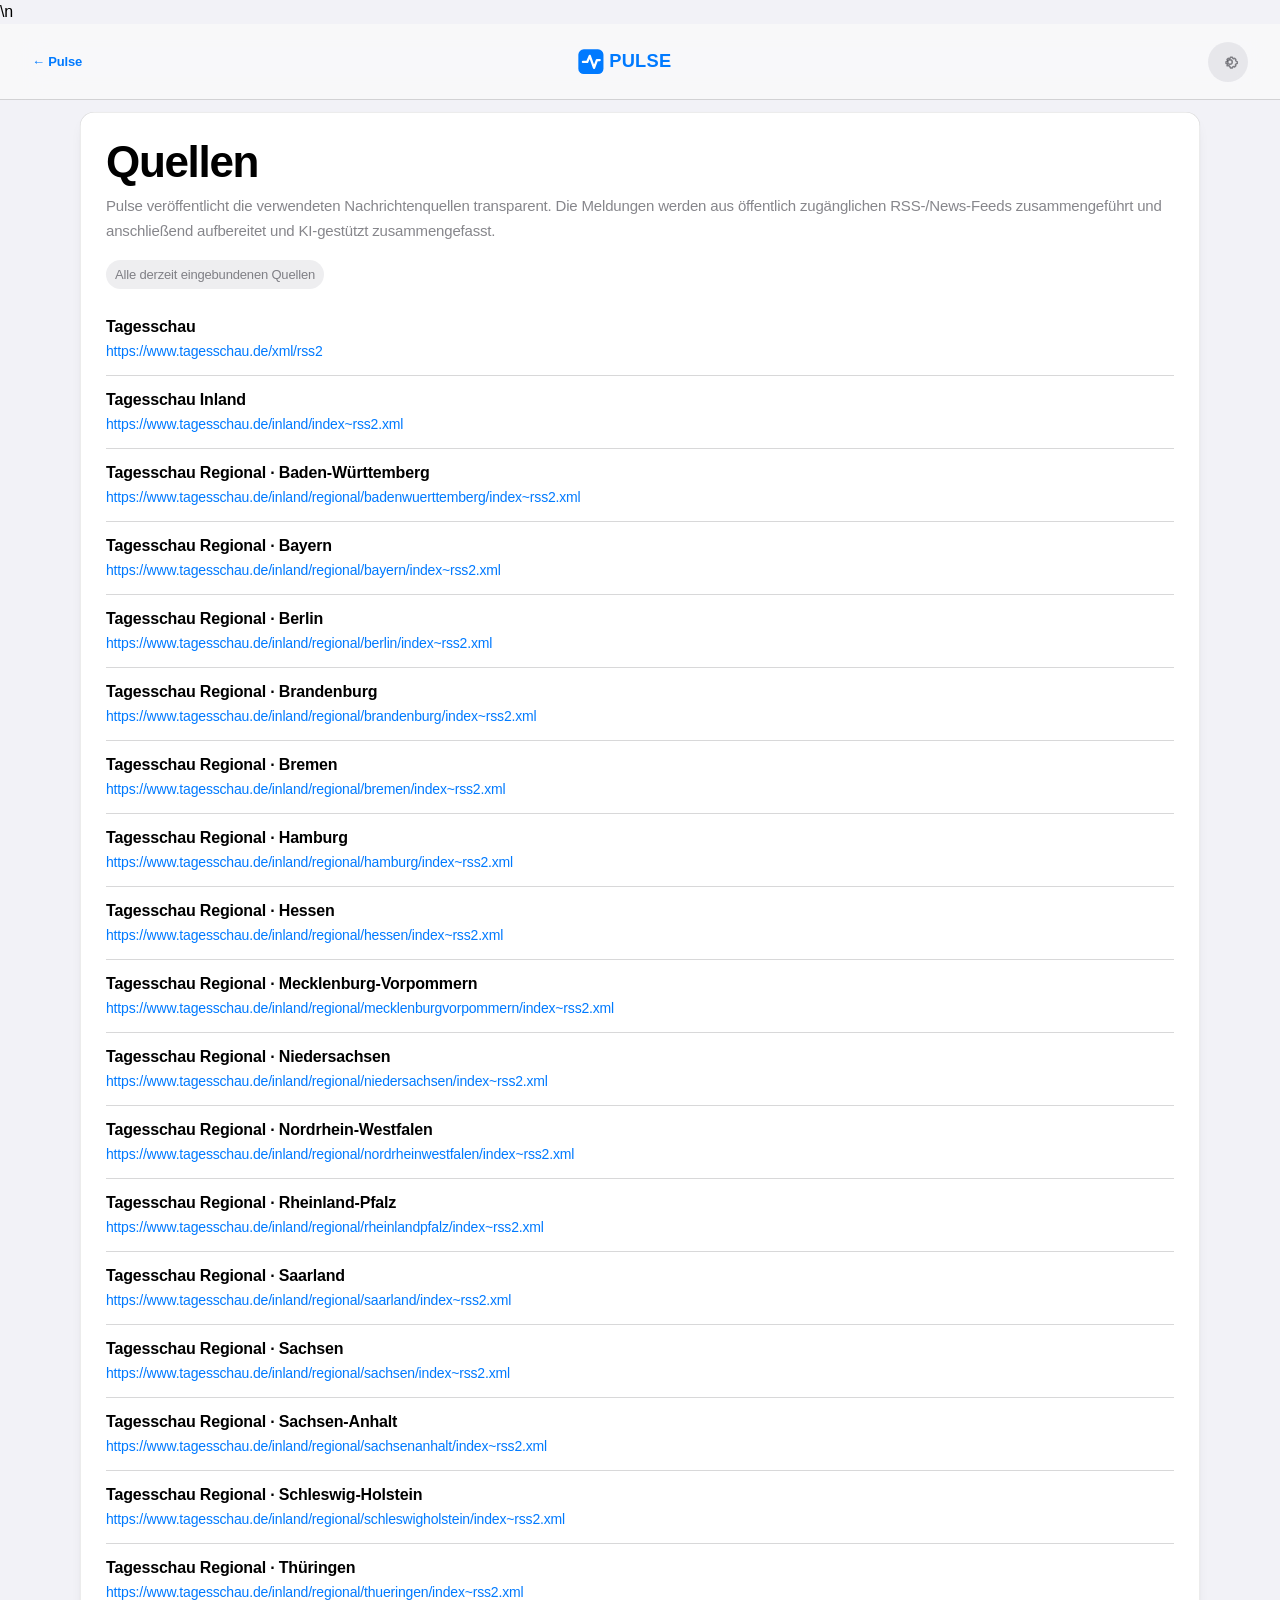
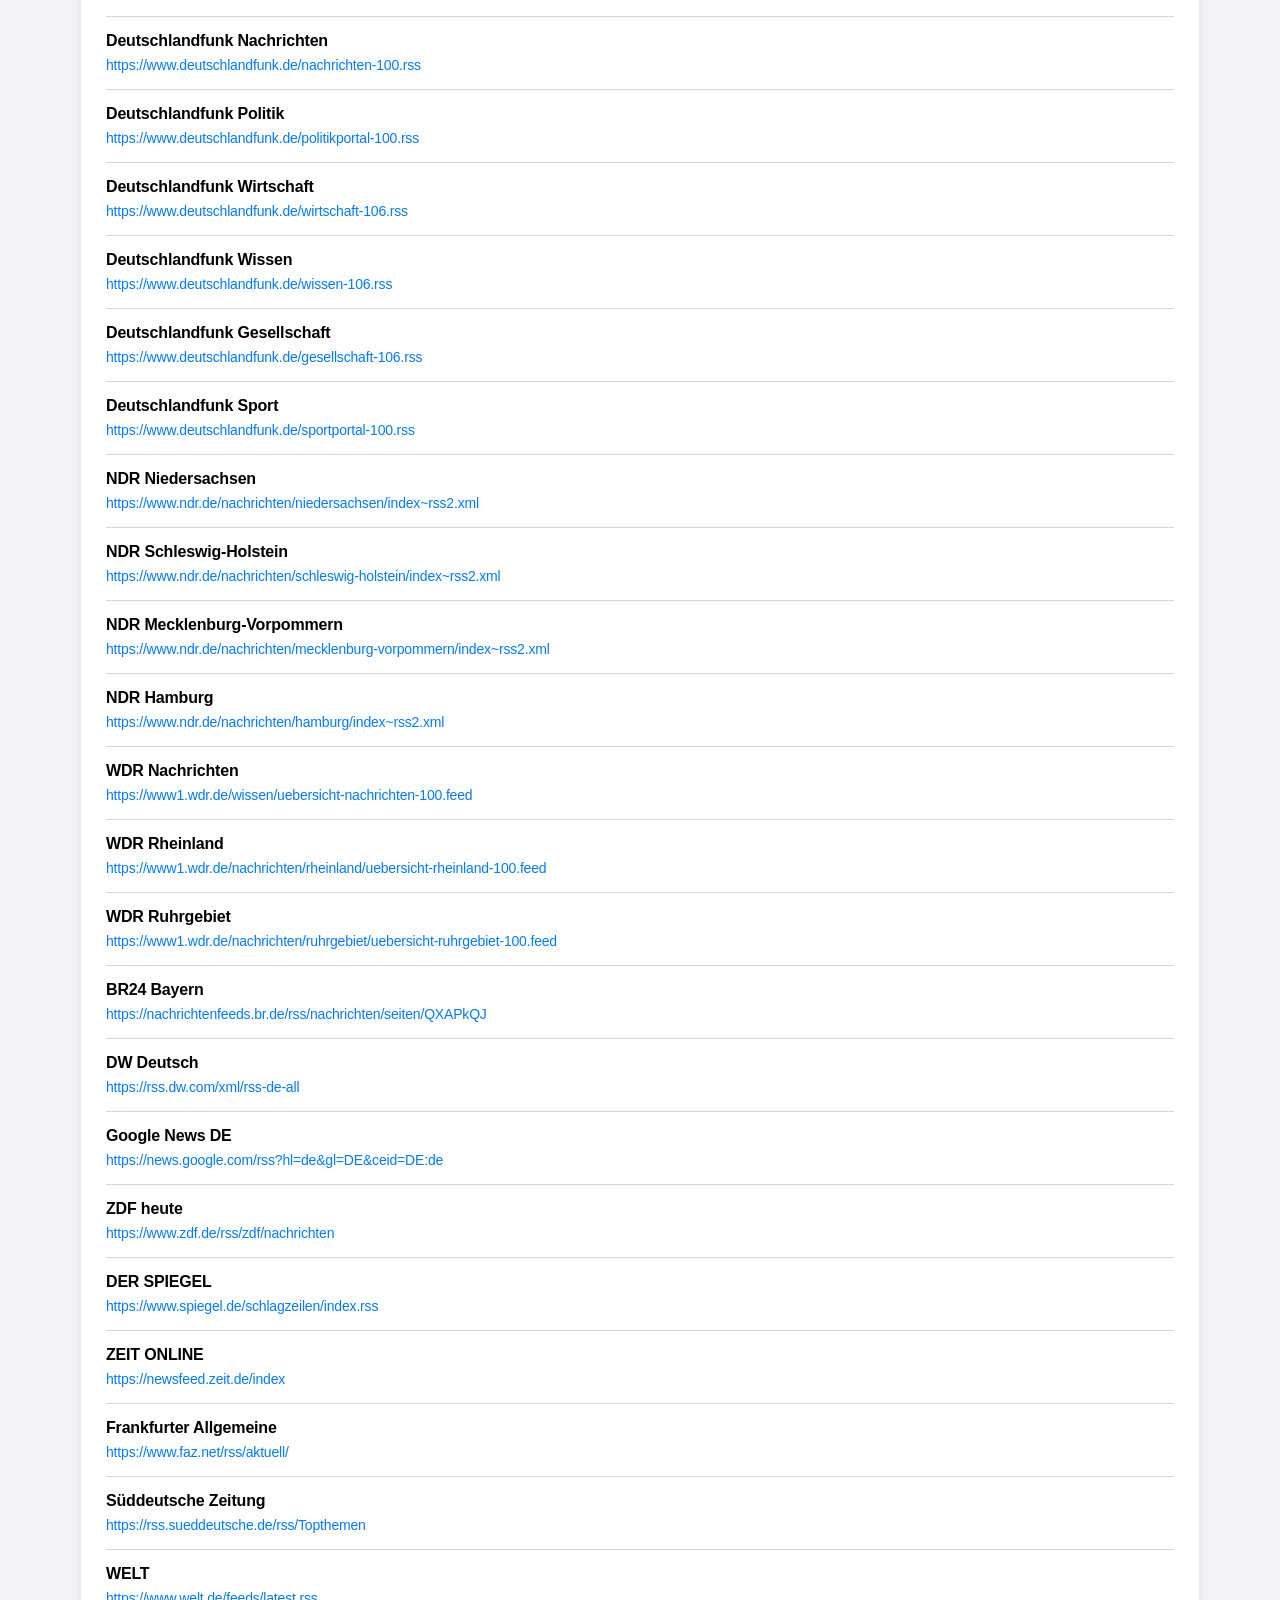
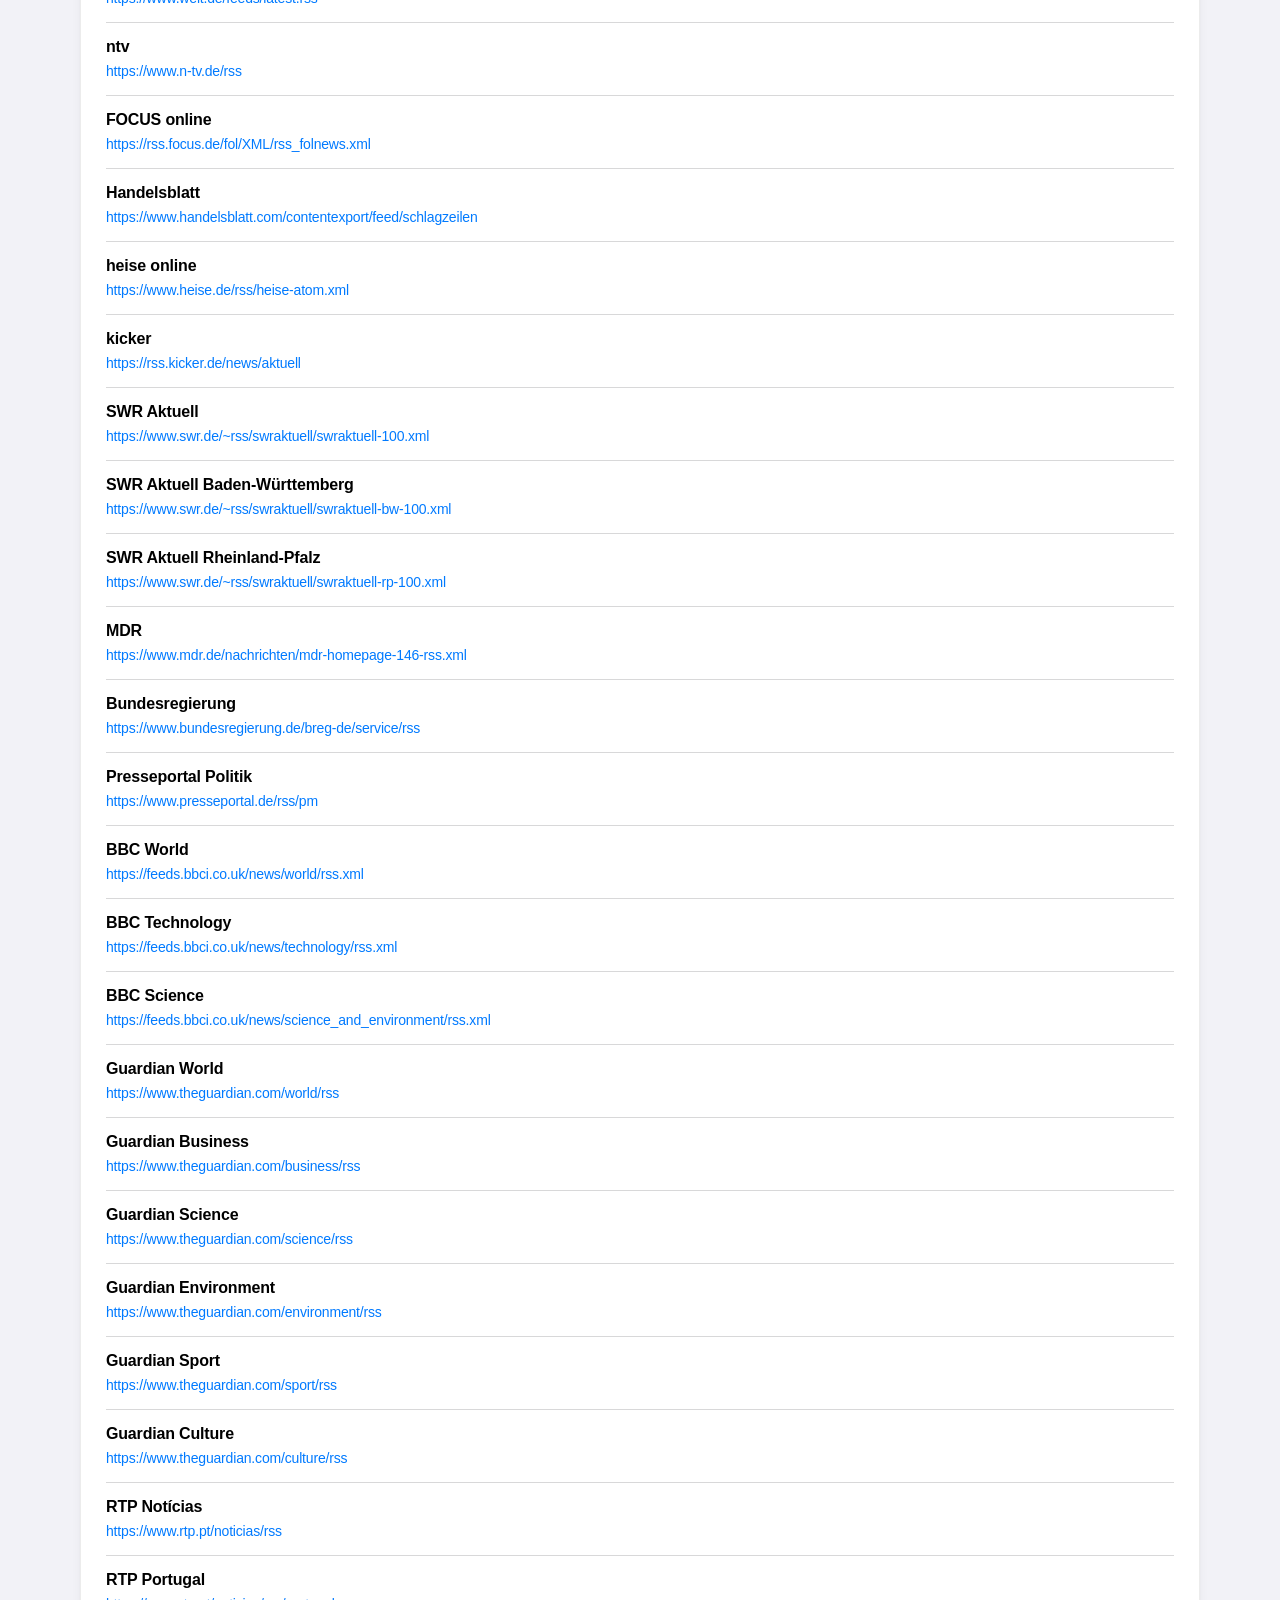
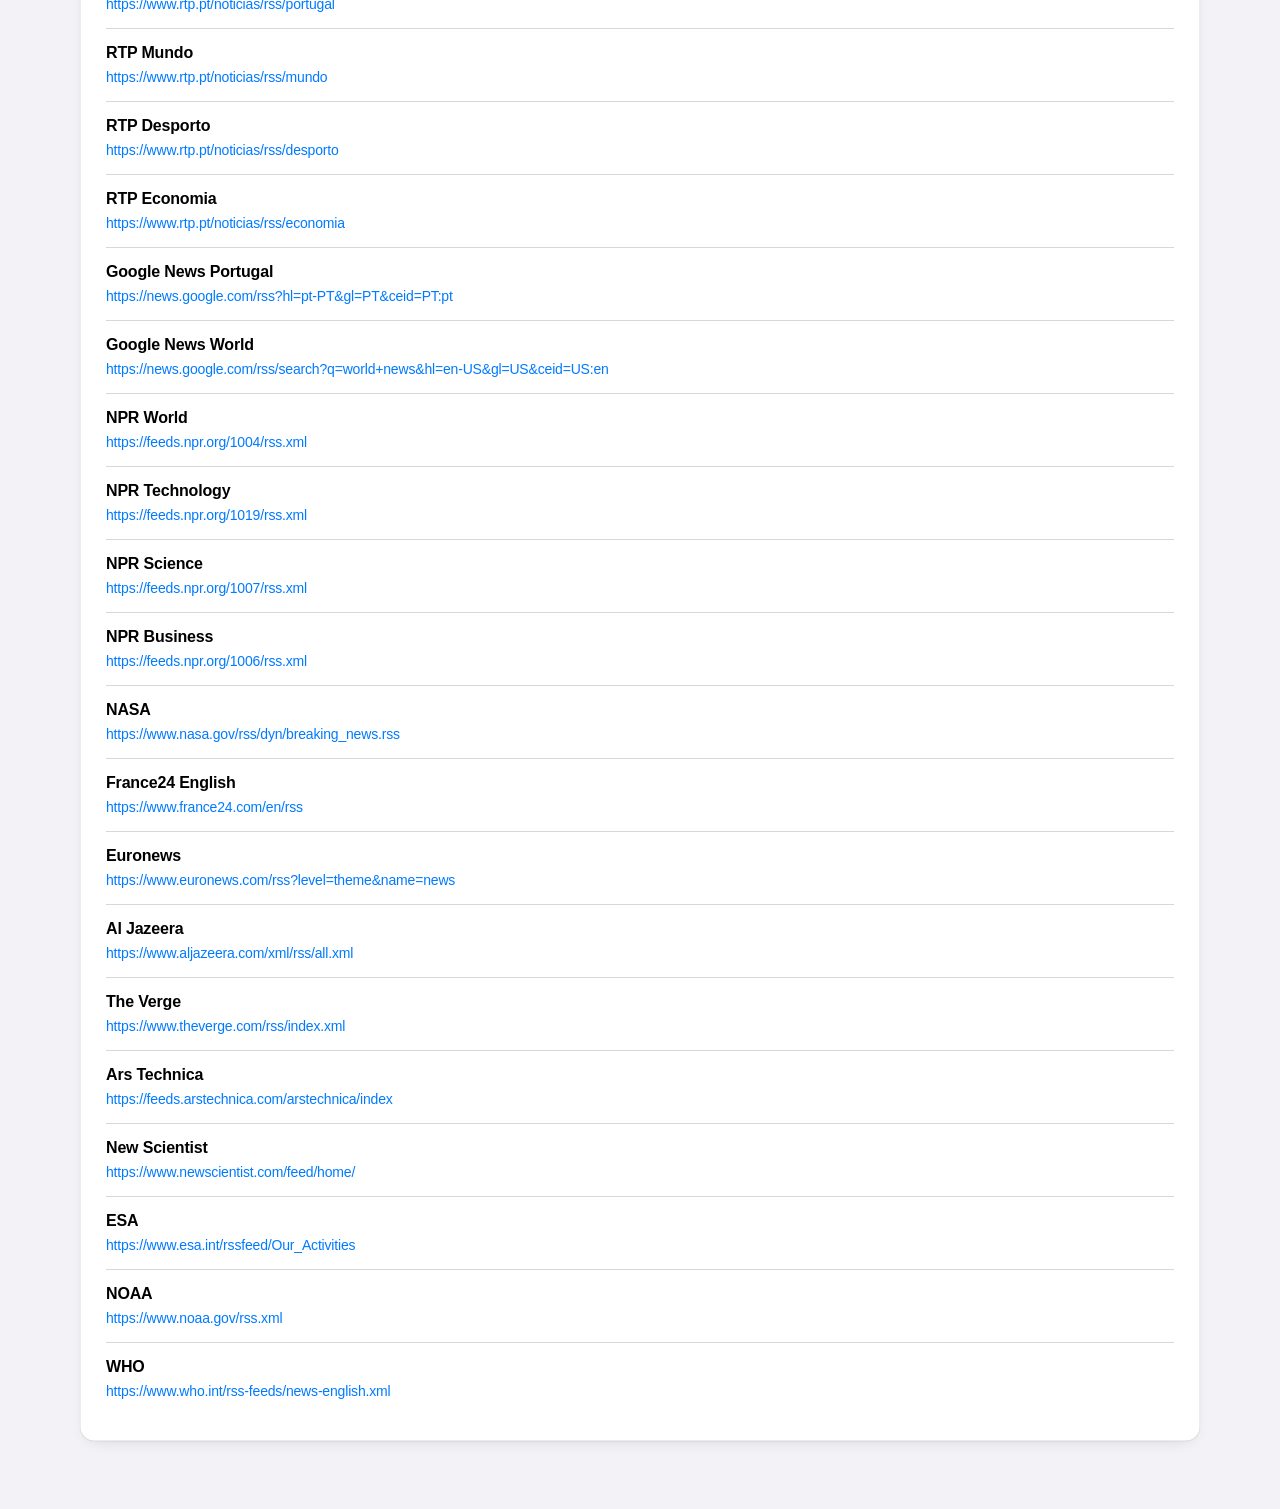
<file: quellen.html>
<!doctype html>
<html lang="de">
<head>
<meta charset="utf-8">
<meta name="viewport" content="width=device-width,initial-scale=1,viewport-fit=cover">
<meta name="color-scheme" content="light dark">
<title>Quellen · Pulse</title>
<style>
:root{--bg:#F2F2F7;--card:#fff;--label:#000;--label2:rgba(60,60,67,.62);--sep:rgba(60,60,67,.2);--fill:rgba(118,118,128,.12);--tint:#007AFF;--bar:rgba(249,249,249,.82);font-family:-apple-system,BlinkMacSystemFont,"SF Pro Text","SF Pro Display",Inter,"Segoe UI",Arial,sans-serif;color-scheme:light}
html[data-theme=dark]{--bg:#000;--card:#1C1C1E;--label:#fff;--label2:rgba(235,235,245,.62);--sep:rgba(84,84,88,.65);--fill:rgba(118,118,128,.24);--tint:#0A84FF;--bar:rgba(22,22,24,.82);color-scheme:dark}
@media(prefers-color-scheme:dark){:root:not([data-theme]){--bg:#000;--card:#1C1C1E;--label:#fff;--label2:rgba(235,235,245,.62);--sep:rgba(84,84,88,.65);--fill:rgba(118,118,128,.24);--tint:#0A84FF;color-scheme:dark}}
*{box-sizing:border-box}body{margin:0;background:var(--bg);color:var(--label);font-size:17px;line-height:1.45;-webkit-font-smoothing:antialiased}.wrap{max-width:680px;margin:auto;padding:0 16px 50px}.nav{position:relative;left:auto;width:100vw;margin-left:calc(50% - 50vw);transform:none;height:58px;display:flex;align-items:center;justify-content:space-between;background:var(--bar);backdrop-filter:blur(18px);position:sticky;top:0;z-index:2;border-bottom:1px solid var(--fill)}.nav img{width:88px}.back{color:var(--tint);text-decoration:none;font-weight:600}.theme{border:0;border-radius:50%;background:var(--fill);color:var(--label);width:32px;height:32px}.card{background:var(--card);border-radius:20px;padding:22px;box-shadow:0 1px 2px rgba(0,0,0,.05),0 8px 24px -14px rgba(0,0,0,.2)}h1{font-size:32px;line-height:1.1;letter-spacing:-.03em;margin:0 0 8px}h2{font-size:19px;margin:26px 0 8px}p{color:var(--label2);margin:0 0 12px}.source{padding:12px 0;border-top:1px solid var(--sep)}.source:first-of-type{border-top:0}.source strong{display:block}.source a{color:var(--tint);font-size:14px;text-decoration:none;word-break:break-all}.count{display:inline-block;margin:4px 0 14px;padding:5px 9px;border-radius:999px;background:var(--fill);font-size:13px;color:var(--label2)}
</style>
<link rel="stylesheet" href="./assets/settings.css">
<link rel="stylesheet" href="./assets/desktop.css?v=20261019-2">
<link rel="stylesheet" href="./assets/site.css?v=20261031-1">\n</head>
<body><main class="wrap">
<header class="nav">
<a class="back" href="./index.html" aria-label="Zurück zu Pulse">← Pulse</a>
<img src="assets/pulse-logo.svg" alt="Pulse">
<button class="theme" id="settingsToggle" type="button" aria-label="Einstellungen"></button>
</header>
<article class="card">
<h1>Quellen</h1>
<p>Pulse veröffentlicht die verwendeten Nachrichtenquellen transparent. Die Meldungen werden aus öffentlich zugänglichen RSS-/News-Feeds zusammengeführt und anschließend aufbereitet und KI-gestützt zusammengefasst.</p>
<div class="count">Alle derzeit eingebundenen Quellen</div>
<div id="sources"></div>
</article>
</main>
<script>
const sources=[
["Tagesschau","https://www.tagesschau.de/xml/rss2"],["Tagesschau Inland","https://www.tagesschau.de/inland/index~rss2.xml"],
["Tagesschau Regional · Baden-Württemberg","https://www.tagesschau.de/inland/regional/badenwuerttemberg/index~rss2.xml"],["Tagesschau Regional · Bayern","https://www.tagesschau.de/inland/regional/bayern/index~rss2.xml"],["Tagesschau Regional · Berlin","https://www.tagesschau.de/inland/regional/berlin/index~rss2.xml"],["Tagesschau Regional · Brandenburg","https://www.tagesschau.de/inland/regional/brandenburg/index~rss2.xml"],["Tagesschau Regional · Bremen","https://www.tagesschau.de/inland/regional/bremen/index~rss2.xml"],["Tagesschau Regional · Hamburg","https://www.tagesschau.de/inland/regional/hamburg/index~rss2.xml"],["Tagesschau Regional · Hessen","https://www.tagesschau.de/inland/regional/hessen/index~rss2.xml"],["Tagesschau Regional · Mecklenburg-Vorpommern","https://www.tagesschau.de/inland/regional/mecklenburgvorpommern/index~rss2.xml"],["Tagesschau Regional · Niedersachsen","https://www.tagesschau.de/inland/regional/niedersachsen/index~rss2.xml"],["Tagesschau Regional · Nordrhein-Westfalen","https://www.tagesschau.de/inland/regional/nordrheinwestfalen/index~rss2.xml"],["Tagesschau Regional · Rheinland-Pfalz","https://www.tagesschau.de/inland/regional/rheinlandpfalz/index~rss2.xml"],["Tagesschau Regional · Saarland","https://www.tagesschau.de/inland/regional/saarland/index~rss2.xml"],["Tagesschau Regional · Sachsen","https://www.tagesschau.de/inland/regional/sachsen/index~rss2.xml"],["Tagesschau Regional · Sachsen-Anhalt","https://www.tagesschau.de/inland/regional/sachsenanhalt/index~rss2.xml"],["Tagesschau Regional · Schleswig-Holstein","https://www.tagesschau.de/inland/regional/schleswigholstein/index~rss2.xml"],["Tagesschau Regional · Thüringen","https://www.tagesschau.de/inland/regional/thueringen/index~rss2.xml"],
["Deutschlandfunk Nachrichten","https://www.deutschlandfunk.de/nachrichten-100.rss"],["Deutschlandfunk Politik","https://www.deutschlandfunk.de/politikportal-100.rss"],["Deutschlandfunk Wirtschaft","https://www.deutschlandfunk.de/wirtschaft-106.rss"],["Deutschlandfunk Wissen","https://www.deutschlandfunk.de/wissen-106.rss"],["Deutschlandfunk Gesellschaft","https://www.deutschlandfunk.de/gesellschaft-106.rss"],["Deutschlandfunk Sport","https://www.deutschlandfunk.de/sportportal-100.rss"],
["NDR Niedersachsen","https://www.ndr.de/nachrichten/niedersachsen/index~rss2.xml"],["NDR Schleswig-Holstein","https://www.ndr.de/nachrichten/schleswig-holstein/index~rss2.xml"],["NDR Mecklenburg-Vorpommern","https://www.ndr.de/nachrichten/mecklenburg-vorpommern/index~rss2.xml"],["NDR Hamburg","https://www.ndr.de/nachrichten/hamburg/index~rss2.xml"],
["WDR Nachrichten","https://www1.wdr.de/wissen/uebersicht-nachrichten-100.feed"],["WDR Rheinland","https://www1.wdr.de/nachrichten/rheinland/uebersicht-rheinland-100.feed"],["WDR Ruhrgebiet","https://www1.wdr.de/nachrichten/ruhrgebiet/uebersicht-ruhrgebiet-100.feed"],["BR24 Bayern","https://nachrichtenfeeds.br.de/rss/nachrichten/seiten/QXAPkQJ"],["DW Deutsch","https://rss.dw.com/xml/rss-de-all"],["Google News DE","https://news.google.com/rss?hl=de&gl=DE&ceid=DE:de"],
["ZDF heute","https://www.zdf.de/rss/zdf/nachrichten"],["DER SPIEGEL","https://www.spiegel.de/schlagzeilen/index.rss"],["ZEIT ONLINE","https://newsfeed.zeit.de/index"],["Frankfurter Allgemeine","https://www.faz.net/rss/aktuell/"],["Süddeutsche Zeitung","https://rss.sueddeutsche.de/rss/Topthemen"],["WELT","https://www.welt.de/feeds/latest.rss"],["ntv","https://www.n-tv.de/rss"],["FOCUS online","https://rss.focus.de/fol/XML/rss_folnews.xml"],["Handelsblatt","https://www.handelsblatt.com/contentexport/feed/schlagzeilen"],["heise online","https://www.heise.de/rss/heise-atom.xml"],["kicker","https://rss.kicker.de/news/aktuell"],["SWR Aktuell","https://www.swr.de/~rss/swraktuell/swraktuell-100.xml"],["SWR Aktuell Baden-Württemberg","https://www.swr.de/~rss/swraktuell/swraktuell-bw-100.xml"],["SWR Aktuell Rheinland-Pfalz","https://www.swr.de/~rss/swraktuell/swraktuell-rp-100.xml"],["MDR","https://www.mdr.de/nachrichten/mdr-homepage-146-rss.xml"],["Bundesregierung","https://www.bundesregierung.de/breg-de/service/rss"],["Presseportal Politik","https://www.presseportal.de/rss/pm"],
["BBC World","https://feeds.bbci.co.uk/news/world/rss.xml"],["BBC Technology","https://feeds.bbci.co.uk/news/technology/rss.xml"],["BBC Science","https://feeds.bbci.co.uk/news/science_and_environment/rss.xml"],["Guardian World","https://www.theguardian.com/world/rss"],["Guardian Business","https://www.theguardian.com/business/rss"],["Guardian Science","https://www.theguardian.com/science/rss"],["Guardian Environment","https://www.theguardian.com/environment/rss"],["Guardian Sport","https://www.theguardian.com/sport/rss"],["Guardian Culture","https://www.theguardian.com/culture/rss"],["RTP Notícias","https://www.rtp.pt/noticias/rss"],["RTP Portugal","https://www.rtp.pt/noticias/rss/portugal"],["RTP Mundo","https://www.rtp.pt/noticias/rss/mundo"],["RTP Desporto","https://www.rtp.pt/noticias/rss/desporto"],["RTP Economia","https://www.rtp.pt/noticias/rss/economia"],["Google News Portugal","https://news.google.com/rss?hl=pt-PT&gl=PT&ceid=PT:pt"],["Google News World","https://news.google.com/rss/search?q=world+news&hl=en-US&gl=US&ceid=US:en"],["NPR World","https://feeds.npr.org/1004/rss.xml"],["NPR Technology","https://feeds.npr.org/1019/rss.xml"],["NPR Science","https://feeds.npr.org/1007/rss.xml"],["NPR Business","https://feeds.npr.org/1006/rss.xml"],["NASA","https://www.nasa.gov/rss/dyn/breaking_news.rss"],["France24 English","https://www.france24.com/en/rss"],["Euronews","https://www.euronews.com/rss?level=theme&name=news"],["Al Jazeera","https://www.aljazeera.com/xml/rss/all.xml"],["The Verge","https://www.theverge.com/rss/index.xml"],["Ars Technica","https://feeds.arstechnica.com/arstechnica/index"],["New Scientist","https://www.newscientist.com/feed/home/"],["ESA","https://www.esa.int/rssfeed/Our_Activities"],["NOAA","https://www.noaa.gov/rss.xml"],["WHO","https://www.who.int/rss-feeds/news-english.xml"]
];
document.getElementById("sources").innerHTML=sources.map(([n,u])=>'<div class="source"><strong>'+n+'</strong><a href="'+u+'" target="_blank" rel="noopener noreferrer">'+u+'</a></div>').join("");
</script><script src="./assets/settings.js?v=20261019-3"></script>
</body></html>
</file>
<file: assets/settings.css>
.pulse-settings-toggle{position:absolute;right:12px;top:13px;width:32px;height:32px;border:0;border-radius:50%;display:grid;place-items:center;background:var(--fill);color:var(--label2,var(--label));padding:0;cursor:pointer}.pulse-settings-toggle svg{width:18px;height:18px}.pulse-settings-panel{margin:4px 0 10px;padding:10px 12px;border-radius:14px;background:var(--card);box-shadow:var(--shadow,0 1px 2px rgba(0,0,0,.04),0 6px 18px -10px rgba(0,0,0,.18)),inset 0 0 0 .5px var(--sep,var(--fill));color:var(--label);font:600 12px/1.2 -apple-system,BlinkMacSystemFont,"SF Pro Text","Segoe UI",Arial,sans-serif}.pulse-settings-title{margin-bottom:7px;color:var(--label2,var(--muted));font-weight:700}.pulse-settings-row{display:flex;align-items:center;justify-content:space-between;gap:10px;padding:5px 0}.pulse-settings-row+.pulse-settings-row{border-top:.5px solid var(--sep,var(--fill))}.pulse-settings-actions{display:flex;gap:7px;justify-content:flex-end;flex-wrap:wrap}.pulse-settings-panel button{border:0;border-radius:999px;padding:6px 10px;background:var(--fill);color:var(--label2,var(--label));font:600 12px/1 -apple-system,BlinkMacSystemFont,"SF Pro Text","Segoe UI",Arial,sans-serif;cursor:pointer}.pulse-settings-panel[hidden]{display:none!important}.pulse-settings-panel button:focus-visible,.pulse-settings-toggle:focus-visible{outline:3px solid color-mix(in srgb,var(--tint,#007AFF) 60%,transparent);outline-offset:2px}body.pulse-large-text{font-size:19px}body.pulse-large-text .pulse-settings-panel{font-size:14px}body.pulse-large-text .pulse-settings-panel button{font-size:14px}body.pulse-reduce-motion *,body.pulse-reduce-motion *::before,body.pulse-reduce-motion *::after{animation:none!important;transition:none!important;scroll-behavior:auto!important}
/* Shared header alignment: logo always centered, controls stay at the edges. */
.nav{position:sticky!important}
.nav>.brand,.nav>img{position:absolute!important;left:50%!important;top:50%!important;transform:translate(-50%,-50%)!important;margin:0!important}
.nav>.brand img{display:block!important;width:88px!important;height:auto!important}
.nav>.pulse-settings-toggle{right:12px!important;top:50%!important;transform:translateY(-50%)!important}
.pulse-topbar{position:relative!important}
.pulse-topbar>img{position:absolute!important;left:50%!important;top:50%!important;transform:translate(-50%,-50%)!important;margin:0!important;width:88px!important;height:auto!important}
.pulse-topbar>.pulse-settings-toggle{position:absolute!important;right:12px!important;top:50%!important;transform:translateY(-50%)!important}

.navbar{position:sticky!important;top:env(safe-area-inset-top,0px)!important;z-index:20!important}
.navbar>.pulse-settings-toggle{position:absolute!important;right:12px!important;top:50%!important;transform:translateY(-50%)!important;margin:0!important;width:32px!important;height:32px!important}
.navbar>.pulse-settings-toggle svg{width:18px!important;height:18px!important}


/* Gemeinsamer Abschlussbereich und responsives Desktop-Layout */
.pulse-footer{width:100%;max-width:980px;margin:30px auto 0;padding:18px 12px calc(28px + env(safe-area-inset-bottom,0px));border-top:1px solid var(--sep,var(--fill));color:var(--label2,var(--muted));text-align:center;font:500 13px/1.8 -apple-system,BlinkMacSystemFont,"Segoe UI",Arial,sans-serif}
.pulse-footer .pulse-footer-links{display:flex;flex-wrap:wrap;align-items:center;justify-content:center;gap:4px 9px}
.pulse-footer a,.pulse-settings-links a{color:var(--tint,#007AFF);text-decoration:none}
.pulse-footer a:hover,.pulse-settings-links a:hover{text-decoration:underline}
.pulse-footer .pulse-footer-dot{color:var(--label2,var(--muted))}
.pulse-settings-links{display:flex;flex-wrap:wrap;gap:7px 12px;padding:7px 0 2px}
.pulse-settings-links a{font-size:12px;font-weight:650}
.pulse-settings-section{padding-top:8px;margin-top:7px;border-top:.5px solid var(--sep,var(--fill))}
.pulse-settings-section-title{font-weight:700;color:var(--label2,var(--muted));margin-bottom:4px}
.pulse-settings-panel{position:relative;z-index:30}
@media (min-width:760px){
 body{font-size:16px}
 body>main.wrap,.wrap{width:min(calc(100% - 48px),1180px);max-width:1180px;padding-left:24px;padding-right:24px}
 .pulse-footer{max-width:1180px}
 .nav,.navbar{height:60px}
 .nav{padding-left:24px;padding-right:24px}
 .nav>.pulse-settings-toggle,.navbar>.pulse-settings-toggle{right:24px!important}
 .card{padding:30px}
 .head{padding-top:34px}
 .head h1{font-size:40px}
 .pulse-settings-panel{max-width:1180px;margin:8px auto 12px;padding:14px 18px}
}
@media (min-width:900px){
 body:has(#feed) .wrap{max-width:1180px}
 #feed .list{display:grid;grid-template-columns:repeat(2,minmax(0,1fr));align-items:start;gap:12px}
 #feed .list>.card{margin:0;min-width:0}
 body:has(#feed) .controls{margin-left:-24px;margin-right:-24px;padding-left:24px;padding-right:24px}
 body:has(#feed) .chips,body:has(#feed) .country-chips,body:has(#feed) .state-chips{padding-left:24px;padding-right:24px}
}
@media (min-width:1440px){body:has(#feed) #feed .list{grid-template-columns:repeat(3,minmax(0,1fr))}}
@media (max-width:759px){.pulse-footer{margin-top:22px;padding-top:14px}.pulse-settings-panel{margin-left:0;margin-right:0}}
@media (prefers-reduced-motion:reduce){.pulse-footer *{scroll-behavior:auto!important}}
</file>
<file: assets/desktop.css>
/* Pulse desktop redesign — mobile layout remains untouched. */
@media (min-width:900px){
:root{--desktop-blue:#3677FF;--desktop-bg:#f4f6fb;--desktop-ink:#111827;--desktop-muted:#64748b}
html[data-theme="light"]{--bg:#f4f6fb;--card:#fff;--label:#111827;--label2:#64748b;--label3:#94a3b8;--sep:#e4e9f2;--fill:#e9eef8;--bar:rgba(244,246,251,.94);--tint:#3677FF;--segon:#fff;--shadow:0 2px 6px rgba(15,23,42,.04),0 12px 30px -20px rgba(15,23,42,.2)}
html[data-theme="dark"]{--bg:#0c1018;--card:#151c29;--label:#f4f7ff;--label2:#aab6cb;--label3:#77849b;--sep:#293448;--fill:#202a3b;--bar:rgba(12,16,24,.94);--tint:#3677FF;--segon:#273247;--shadow:0 2px 8px rgba(0,0,0,.18)}
body{font:16px/1.5 Inter,ui-sans-serif,system-ui,-apple-system,"Segoe UI",sans-serif;letter-spacing:-.012em}
.statusfill{display:none}
.navbar{height:76px!important;top:0!important;justify-content:flex-start;padding:0 max(32px,calc((100vw - 1360px)/2));background:var(--bar);border-bottom:1px solid var(--sep);box-shadow:0 5px 24px rgba(10,20,40,.035)}
.navtitle{opacity:1!important;height:76px!important}.navtitle img{width:126px!important;max-height:44px!important}
.navbar>.pulse-settings-toggle{right:max(32px,calc((100vw - 1360px)/2))!important;width:42px!important;height:42px!important;background:var(--card);box-shadow:inset 0 0 0 1px var(--sep)}
.pulse-settings-panel{position:fixed;top:66px;right:max(32px,calc((100vw - 1360px)/2));width:min(420px,calc(100vw - 48px));max-height:calc(100vh - 90px);overflow:auto;box-shadow:0 18px 60px rgba(0,0,0,.16),inset 0 0 0 1px var(--sep);border-radius:18px}
body>main.wrap,.wrap{width:min(calc(100% - 64px),1360px);max-width:1360px;padding:0 0 50px}
.large{padding:44px 0 20px;text-align:left}.large h1{justify-content:flex-start}.brand-title img{width:0;height:0;display:none}.large:before{content:"NACHRICHTEN · KLAR EINGEORDNET";display:block;color:var(--tint);font-size:11px;letter-spacing:.16em;font-weight:850;margin-bottom:12px}.large .sub{font-size:14px;margin-top:12px}.freshline{margin:14px 0 0;border-radius:8px;padding:8px 11px;font-size:12px}
.explainer-tools{justify-content:flex-start;margin-top:12px}.explainer-tools a{border-radius:8px;padding:8px 12px;background:var(--card);box-shadow:inset 0 0 0 1px var(--sep)}
.controls{position:relative;top:auto;margin:8px 0 20px;padding:12px 0;background:transparent;backdrop-filter:none;gap:12px;border-bottom:1px solid var(--sep)}
.searchbox input{height:48px;border-radius:12px;background:var(--card);box-shadow:inset 0 0 0 1px var(--sep);font-size:15px;padding-left:44px}.searchbox .ic{left:15px;width:20px;height:20px}
.seg{justify-content:flex-start;background:transparent;gap:8px;padding:0}.seg button{flex:0 0 auto;padding:10px 16px;border-radius:9px;background:var(--card);box-shadow:inset 0 0 0 1px var(--sep);font-size:13px}.seg button[aria-pressed=true]{background:var(--desktop-blue);color:white;box-shadow:none}
.chips{padding:3px 0;margin:0;gap:8px}.chip{border-radius:10px;padding:7px 12px 7px 8px;box-shadow:inset 0 0 0 1px var(--sep);background:var(--card)}.chip .ci{border-radius:7px;width:25px;height:25px}.chip.all{padding-left:14px}.chip.all[aria-pressed=true]{background:var(--desktop-blue);color:#fff}
.state-chips,.country-chips{padding:3px 0;margin:0;gap:8px}.mini-chip{border-radius:8px;padding:9px 12px;box-shadow:inset 0 0 0 1px var(--sep)}
#feed{position:relative}#feed>.hero{width:100%;min-height:250px;margin:0 0 22px;padding:30px 34px 26px;border-radius:18px;background:linear-gradient(120deg,#2458d8,#3677ff 65%,#6797ff);box-shadow:0 18px 45px -30px #2458d8;text-align:left}
.hero:before{right:-20px;top:-145px;width:390px;height:390px;background:rgba(255,255,255,.1)}.hero:after{right:160px;bottom:-250px;width:380px;height:380px}
.hero-top{flex-direction:row;align-items:center;gap:8px;margin:0 0 22px}.hero-top .pill{font-size:11px;letter-spacing:.02em}.htitle{max-width:900px;font-size:clamp(30px,3.2vw,46px);line-height:1.08;letter-spacing:-.04em}.hsum{max-width:900px;font-size:17px;line-height:1.55;margin-top:14px}.hfoot{max-width:900px;margin-top:22px;font-size:12px}
#feed>.section{margin:26px 0 12px;font-size:11px;text-transform:uppercase;letter-spacing:.13em;color:var(--label2);font-weight:800}
#feed .list{display:grid;grid-template-columns:repeat(2,minmax(0,1fr));align-items:stretch;gap:14px}
#feed .list>.card{min-width:0;height:100%;min-height:176px;grid-template-columns:48px minmax(0,1fr);gap:14px;padding:19px;border-radius:14px;background:color-mix(in srgb,var(--c1) 5%,var(--card));box-shadow:inset 0 0 0 1px color-mix(in srgb,var(--c1) 13%,var(--sep)),0 3px 10px rgba(15,23,42,.025);transition:transform .16s ease,box-shadow .16s ease}
#feed .list>.card:hover{transform:translateY(-3px);box-shadow:inset 0 0 0 1px color-mix(in srgb,var(--c1) 24%,var(--sep)),0 12px 25px -18px rgba(15,23,42,.3)}
.tile{width:48px;height:48px;border-radius:11px;box-shadow:none}.tags{gap:6px;margin-bottom:10px}.tag{font-size:10px;letter-spacing:.02em;padding:4px 8px}.ctitle{font-size:20px;line-height:1.22;letter-spacing:-.025em;display:-webkit-box;-webkit-line-clamp:3;-webkit-box-orient:vertical;overflow:hidden}.csum{font-size:14px;line-height:1.5;-webkit-line-clamp:2}.cmeta{font-size:11px;margin-top:14px;align-items:center}
.more-button,.archive-button{max-width:260px;margin:24px 0 10px;border-radius:10px;background:var(--card);color:var(--tint);box-shadow:inset 0 0 0 1px var(--sep);font-size:14px}
.archive-button{display:inline-flex;margin-left:10px;color:var(--label2)}
.foot{margin-top:42px!important;padding-top:16px;border-top:1px solid var(--sep);font-size:12px!important;color:var(--label2)!important}
.bottom-nav{display:none!important}.supporter-trigger{top:auto!important;left:auto!important;right:28px!important;bottom:26px!important;border-radius:999px!important;padding:10px 15px!important;writing-mode:horizontal-tb!important}
.overlay{background:rgba(3,8,20,.68)!important;backdrop-filter:blur(5px)}.sheet{width:min(760px,calc(100vw - 64px))!important;max-width:760px!important;left:50%!important;top:50%!important;bottom:auto!important;right:auto!important;max-height:calc(100vh - 64px)!important;transform:translate(-50%,calc(-50% + 16px)) scale(.985)!important;border-radius:20px!important;overflow:auto!important}.sheet.open{transform:translate(-50%,-50%) scale(1)!important}.grip{display:none!important}.shead{padding:32px 36px 24px!important}.shead h2{font-size:clamp(28px,3vw,40px)!important;line-height:1.12!important;letter-spacing:-.035em}.sbody{padding:0 36px 36px!important;line-height:1.7!important}.sbody p{font-size:16px!important}.source-links a{color:var(--tint)!important}
.pulse-footer{max-width:1360px}
}
@media (min-width:1440px){body:has(#feed) #feed .list{grid-template-columns:repeat(2,minmax(0,1fr))}}
@media (min-width:900px) and (max-width:1050px){body>main.wrap,.wrap{width:calc(100% - 48px)}.navbar{padding-left:24px;padding-right:24px}}
@media (prefers-reduced-motion:reduce){@media (min-width:900px){#feed .list>.card,.sheet{transition:none!important}}}


/* Weitere Desktop-Seiten: Archiv und Informationsseiten */
@media (min-width:900px){
 body:has(.wrap):not(:has(#feed)) .wrap{width:min(calc(100% - 64px),1120px);max-width:1120px;padding:0 0 56px}
 body:has(.wrap):not(:has(#feed)) .nav{height:76px;padding:0 max(32px,calc((100vw - 1360px)/2));margin-left:0;width:100%;background:var(--bar);border-bottom:1px solid var(--sep);box-shadow:0 5px 24px rgba(10,20,40,.035)}
 body:has(.wrap):not(:has(#feed)) .nav .brand img{width:126px;max-height:44px}
 body:has(.wrap):not(:has(#feed)) .nav .back{margin-left:auto;margin-right:16px;padding:10px 12px;border-radius:8px;font-size:13px;font-weight:750}
 body:has(.wrap):not(:has(#feed)) .nav .theme{width:auto;height:auto;border:1px solid var(--sep);border-radius:9px;background:var(--card);padding:10px 13px;font-size:12px;font-weight:750}
 body:has(.wrap):not(:has(#feed)) .head{padding:42px 0 24px}
 body:has(.wrap):not(:has(#feed)) .head h1{font-size:clamp(34px,4vw,48px);letter-spacing:-.04em}
 body:has(.wrap):not(:has(#feed)) .head p{font-size:15px;max-width:760px;line-height:1.7}
 body:has(.wrap):not(:has(#feed)) .card{border-radius:14px;padding:24px;box-shadow:inset 0 0 0 1px var(--sep),0 5px 18px -14px #0003}
 body:has(.wrap):not(:has(#feed)) .q,body:has(.wrap):not(:has(#feed)) .note{border-radius:12px}
 body:has(.wrap):not(:has(#feed)) .foot{margin-top:38px;padding-top:18px;border-top:1px solid var(--sep)}
 body:has(.wrap):not(:has(#feed)) .searchbox{top:76px;padding:12px 0;background:var(--bg);backdrop-filter:none}
 body:has(.wrap):not(:has(#feed)) .searchbox input{height:48px;border-radius:12px;background:var(--card);box-shadow:inset 0 0 0 1px var(--sep);padding-left:16px}
 body:has(.wrap):not(:has(#feed)) .filters{gap:9px;padding:8px 0 14px}
 body:has(.wrap):not(:has(#feed)) .filter{border-radius:9px;padding:10px 14px;box-shadow:inset 0 0 0 1px var(--sep)}
 body:has(.wrap):not(:has(#feed)) .month{margin-top:18px}
 body:has(.wrap):not(:has(#feed)) .month-head{border-radius:12px;padding:0 18px;box-shadow:inset 0 0 0 1px var(--sep)}
 body:has(.wrap):not(:has(#feed)) .month-list{display:grid;grid-template-columns:repeat(2,minmax(0,1fr));gap:12px}
 body:has(.wrap):not(:has(#feed)) .story{height:100%;border-radius:13px;padding:18px;background:color-mix(in srgb,var(--tint) 3%,var(--card));box-shadow:inset 0 0 0 1px var(--sep);transition:transform .16s ease,box-shadow .16s ease}
 body:has(.wrap):not(:has(#feed)) .story:hover{transform:translateY(-2px);box-shadow:inset 0 0 0 1px color-mix(in srgb,var(--tint) 35%,var(--sep)),0 10px 24px -18px #0005}
 body:has(.wrap):not(:has(#feed)) .story h3{font-size:19px;line-height:1.25}
 body:has(.wrap):not(:has(#feed)) .story p{line-height:1.55}
 .pulse-facts{display:grid;gap:9px;margin:0 0 24px;padding:0;list-style:none}
 .pulse-facts li{position:relative;padding:12px 14px 12px 38px;border-radius:10px;background:color-mix(in srgb,var(--c1) 6%,var(--card));box-shadow:inset 0 0 0 1px color-mix(in srgb,var(--c1) 13%,var(--sep));line-height:1.55}
 .pulse-facts li:before{content:"";position:absolute;left:16px;top:19px;width:7px;height:7px;border-radius:2px;background:var(--tint);transform:rotate(45deg)}
 .pulse-source-intro{padding:12px 14px;border-radius:10px;background:var(--fill);font-size:14px!important}
 .source-links{display:grid;grid-template-columns:repeat(2,minmax(0,1fr));gap:10px}
 .source-links p{margin:0!important;padding:14px;border-radius:10px;background:var(--card);box-shadow:inset 0 0 0 1px var(--sep)}
 .source-links a{font-weight:750;text-decoration:none}
 .source-links a:hover{text-decoration:underline}
}

@media(min-width:900px){
 .pulse-source-details{margin:18px 0 20px}
 .pulse-source-details>summary{cursor:pointer;list-style:none;display:flex;align-items:center;justify-content:space-between;gap:14px;padding:13px 15px;border-radius:10px;background:var(--fill);font-size:13px;font-weight:800}
 .pulse-source-details>summary::-webkit-details-marker{display:none}
 .pulse-source-details>summary:after{content:"+";font-size:20px;color:var(--tint)}
 .pulse-source-details[open]>summary:after{content:"−"}
 .pulse-source-details .source-links{margin-top:10px}
 .pulse-desktop-header .pulse-desktop-density{margin-right:54px}
}

@media(min-width:900px){
 .archive-overlay{background:rgba(3,8,20,.68)!important;backdrop-filter:blur(5px)}
 .archive-sheet{width:min(760px,calc(100vw - 64px))!important;max-width:760px!important;left:50%!important;top:50%!important;bottom:auto!important;max-height:calc(100vh - 64px)!important;transform:translate(-50%,105%)!important;border-radius:20px 20px 0 0!important}
 .archive-sheet.open{transform:translate(-50%,-50%)!important;border-radius:20px!important}
 .archive-grip{display:none!important}
}
</file>
<file: assets/site.css>
/* Pulse shared design system
   The homepage remains the visual source of truth. This layer brings every
   informational page and the archive onto the same tokens and shell. */
:root {
  --pulse-font: -apple-system, BlinkMacSystemFont, "SF Pro Text", "SF Pro Display", "Segoe UI", Roboto, "Helvetica Neue", Arial, system-ui, sans-serif;
  --pulse-light-bg: #F2F2F7;
  --pulse-light-card: #FFFFFF;
  --pulse-light-label: #000000;
  --pulse-light-muted: rgba(60,60,67,.62);
  --pulse-light-subtle: rgba(60,60,67,.3);
  --pulse-light-separator: rgba(60,60,67,.2);
  --pulse-light-fill: rgba(118,118,128,.12);
  --pulse-light-bar: rgba(249,249,249,.82);
  --pulse-light-tint: #007AFF;
  --pulse-light-shadow: 0 1px 2px rgba(0,0,0,.04), 0 6px 18px -10px rgba(0,0,0,.18);
  --pulse-dark-bg: #000000;
  --pulse-dark-card: #1C1C1E;
  --pulse-dark-label: #FFFFFF;
  --pulse-dark-muted: rgba(235,235,245,.62);
  --pulse-dark-subtle: rgba(235,235,245,.3);
  --pulse-dark-separator: rgba(84,84,88,.65);
  --pulse-dark-fill: rgba(118,118,128,.24);
  --pulse-dark-bar: rgba(22,22,24,.82);
  --pulse-dark-tint: #0A84FF;
}
html[data-theme="light"] {
  color-scheme: light;
  --pulse-bg: var(--pulse-light-bg);
  --pulse-card: var(--pulse-light-card);
  --pulse-label: var(--pulse-light-label);
  --pulse-muted: var(--pulse-light-muted);
  --pulse-subtle: var(--pulse-light-subtle);
  --pulse-separator: var(--pulse-light-separator);
  --pulse-fill: var(--pulse-light-fill);
  --pulse-bar: var(--pulse-light-bar);
  --pulse-tint: var(--pulse-light-tint);
  --pulse-shadow: var(--pulse-light-shadow);
}
html[data-theme="dark"] {
  color-scheme: dark;
  --pulse-bg: var(--pulse-dark-bg);
  --pulse-card: var(--pulse-dark-card);
  --pulse-label: var(--pulse-dark-label);
  --pulse-muted: var(--pulse-dark-muted);
  --pulse-subtle: var(--pulse-dark-subtle);
  --pulse-separator: var(--pulse-dark-separator);
  --pulse-fill: var(--pulse-dark-fill);
  --pulse-bar: var(--pulse-dark-bar);
  --pulse-tint: var(--pulse-dark-tint);
  --pulse-shadow: 0 0 0 .5px rgba(255,255,255,.04);
}
@media (prefers-color-scheme: dark) {
  :root:not([data-theme]) {
    color-scheme: dark;
    --pulse-bg: var(--pulse-dark-bg);
    --pulse-card: var(--pulse-dark-card);
    --pulse-label: var(--pulse-dark-label);
    --pulse-muted: var(--pulse-dark-muted);
    --pulse-subtle: var(--pulse-dark-subtle);
    --pulse-separator: var(--pulse-dark-separator);
    --pulse-fill: var(--pulse-dark-fill);
    --pulse-bar: var(--pulse-dark-bar);
    --pulse-tint: var(--pulse-dark-tint);
    --pulse-shadow: 0 0 0 .5px rgba(255,255,255,.04);
  }
}
html[data-theme="light"], html[data-theme="dark"], :root:not([data-theme]) {
  --pulse-surface: var(--pulse-card);
}

/* Secondary pages use the homepage palette and spacing without changing
   the homepage's news-feed-specific layout. */
body:has(.nav):not(:has(#feed)) {
  background: var(--pulse-bg, var(--bg));
  color: var(--pulse-label, var(--label));
  font-family: var(--pulse-font);
  line-height: 1.5;
  letter-spacing: -.011em;
  min-height: 100vh;
}
body:has(.nav):not(:has(#feed)) .wrap,
body:has(.nav):not(:has(#feed)) main.wrap,
body:has(.nav):not(:has(#feed)) main:not(.wrap) {
  width: min(calc(100% - 32px), 1120px);
  max-width: 1120px;
  margin-inline: auto;
  padding-bottom: 48px;
}
body:has(.nav):not(:has(#feed)) .nav {
  position: sticky;
  top: 0;
  left: auto;
  z-index: 20;
  width: 100vw;
  height: 44px;
  margin-left: calc(50% - 50vw);
  padding: 0 16px;
  display: flex;
  align-items: center;
  justify-content: flex-start;
  gap: 12px;
  background: var(--pulse-bar, var(--bar));
  -webkit-backdrop-filter: saturate(180%) blur(20px);
  backdrop-filter: saturate(180%) blur(20px);
  border-bottom: .5px solid var(--pulse-separator, var(--sep));
  box-shadow: none;
}
body:has(.nav):not(:has(#feed)) .nav > img,
body:has(.nav):not(:has(#feed)) .nav > .brand {
  position: absolute;
  left: 50%;
  top: 50%;
  transform: translate(-50%, -50%);
  margin: 0;
}
body:has(.nav):not(:has(#feed)) .nav > img { display: block; width: 88px; max-height: 30px; height: auto; object-fit: contain; }
body:has(.nav):not(:has(#feed)) .nav > .brand img { display: block; width: 88px; max-height: 30px; height: auto; object-fit: contain; }
body:has(.nav):not(:has(#feed)) .nav .back {
  position: relative;
  z-index: 1;
  display: inline-flex;
  align-items: center;
  min-height: 36px;
  margin: 0;
  padding: 0;
  border-radius: 8px;
  color: var(--pulse-tint, var(--tint));
  background: transparent;
  font: 650 13px/1 var(--pulse-font);
  text-decoration: none;
}
body:has(.nav):not(:has(#feed)) .nav .back:hover { text-decoration: underline; }
body:has(.nav):not(:has(#feed)) .nav > .pulse-settings-toggle {
  position: absolute !important;
  right: 12px !important;
  top: 50% !important;
  transform: translateY(-50%) !important;
  width: 32px !important;
  height: 32px !important;
  border: 0;
  border-radius: 50%;
  background: var(--pulse-fill, var(--fill));
  color: var(--pulse-muted, var(--label2));
  box-shadow: none;
}
body:has(.nav):not(:has(#feed)) .head {
  padding: 28px 4px 18px;
}
body:has(.nav):not(:has(#feed)) .head h1,
body:has(.nav):not(:has(#feed)) article > h1,
body:has(.nav):not(:has(#feed)) main > h1 {
  margin: 0 0 8px;
  color: var(--pulse-label, var(--label));
  font-size: clamp(30px, 5vw, 34px);
  line-height: 1.1;
  font-weight: 800;
  letter-spacing: -.03em;
  text-wrap: balance;
}
body:has(.nav):not(:has(#feed)) .head p {
  max-width: 760px;
  margin: 0;
  color: var(--pulse-muted, var(--label2, var(--muted)));
  font-size: 14px;
  line-height: 1.55;
}
body:has(.nav):not(:has(#feed)) .card,
body:has(.nav):not(:has(#feed)) article:not(.nav) {
  margin: 12px 0;
  padding: 20px;
  border: 0;
  border-radius: 16px;
  background: var(--pulse-card, var(--card));
  color: var(--pulse-label, var(--label, var(--text)));
  box-shadow: var(--pulse-shadow, var(--shadow, 0 1px 2px rgba(0,0,0,.04), 0 6px 18px -10px rgba(0,0,0,.18))), inset 0 0 0 .5px var(--pulse-separator, var(--sep, transparent));
}
body:has(.nav):not(:has(#feed)) .card h2,
body:has(.nav):not(:has(#feed)) article h2 {
  margin: 0 0 7px;
  color: var(--pulse-label, var(--label, var(--text)));
  font-size: 19px;
  line-height: 1.25;
  font-weight: 750;
  letter-spacing: -.015em;
}
body:has(.nav):not(:has(#feed)) .card p,
body:has(.nav):not(:has(#feed)) article p,
body:has(.nav):not(:has(#feed)) .note {
  color: var(--pulse-muted, var(--label2, var(--muted)));
  font-size: 14.5px;
  line-height: 1.55;
}
body:has(.nav):not(:has(#feed)) .card p:last-child,
body:has(.nav):not(:has(#feed)) article p:last-child { margin-bottom: 0; }
body:has(.nav):not(:has(#feed)) a:not(.back) { color: var(--pulse-tint, var(--tint, var(--link))); }
body:has(.nav):not(:has(#feed)) button:focus-visible,
body:has(.nav):not(:has(#feed)) a:focus-visible,
body:has(.nav):not(:has(#feed)) input:focus-visible,
body:has(.nav):not(:has(#feed)) select:focus-visible {
  outline: 3px solid color-mix(in srgb, var(--pulse-tint, var(--tint)) 60%, transparent);
  outline-offset: 2px;
}
body:has(.nav):not(:has(#feed)) .foot {
  margin: 28px 0 0;
  padding: 16px 4px 0;
  border-top: 1px solid var(--pulse-separator, var(--sep));
  color: var(--pulse-muted, var(--label2, var(--muted)));
  font-size: 12px;
  text-align: center;
}
body:has(.nav):not(:has(#feed)) .foot a { color: var(--pulse-tint, var(--tint)); text-decoration: none; }
body:has(.nav):not(:has(#feed)) .pulse-settings-panel {
  z-index: 30;
  background: var(--pulse-card, var(--card));
  color: var(--pulse-label, var(--label));
  box-shadow: var(--pulse-shadow, var(--shadow)), inset 0 0 0 .5px var(--pulse-separator, var(--sep));
}
body:has(.nav):not(:has(#feed)) .pulse-settings-panel button {
  background: var(--pulse-fill, var(--fill));
  color: var(--pulse-muted, var(--label2));
}

/* Desktop header and content rhythm match the homepage's wide layout. */
@media (min-width: 900px) {
  body:has(.nav):not(:has(#feed)) .wrap,
  body:has(.nav):not(:has(#feed)) main.wrap,
  body:has(.nav):not(:has(#feed)) main:not(.wrap) {
    width: min(calc(100% - 64px), 1120px);
    max-width: 1120px;
    padding-bottom: 56px;
  }
  body:has(.nav):not(:has(#feed)) .nav {
    height: 76px;
    margin-left: calc(50% - 50vw);
    padding-inline: max(32px, calc((100vw - 1360px) / 2));
  }
  body:has(.nav):not(:has(#feed)) .nav > img,
  body:has(.nav):not(:has(#feed)) .nav > .brand img { width: 126px; max-height: 44px; }
  body:has(.nav):not(:has(#feed)) .nav .back { min-height: 40px; font-size: 13px; }
  body:has(.nav):not(:has(#feed)) .nav > .pulse-settings-toggle { right: max(32px, calc((100vw - 1360px) / 2)) !important; width: 40px !important; height: 40px !important; }
  body:has(.nav):not(:has(#feed)) .head { padding: 42px 0 24px; }
  body:has(.nav):not(:has(#feed)) .head h1,
  body:has(.nav):not(:has(#feed)) article > h1,
  body:has(.nav):not(:has(#feed)) main > h1 { font-size: clamp(36px, 4vw, 44px); }
  body:has(.nav):not(:has(#feed)) .card,
  body:has(.nav):not(:has(#feed)) article:not(.nav) { padding: 26px; border-radius: 14px; }
  body:has(.nav):not(:has(#feed)) .card h2,
  body:has(.nav):not(:has(#feed)) article h2 { font-size: 20px; }
  body:has(.nav):not(:has(#feed)) .card p,
  body:has(.nav):not(:has(#feed)) article p { font-size: 15px; line-height: 1.65; }
  body:has(.nav):not(:has(#feed)) .pulse-settings-panel { position: fixed; top: 66px; right: max(32px, calc((100vw - 1360px) / 2)); width: min(420px, calc(100vw - 48px)); max-height: calc(100vh - 90px); overflow: auto; border-radius: 18px; }
}
@media (max-width: 480px) {
  body:has(.nav):not(:has(#feed)) .wrap,
  body:has(.nav):not(:has(#feed)) main.wrap,
  body:has(.nav):not(:has(#feed)) main:not(.wrap) { width: calc(100% - 24px); padding-bottom: 36px; }
  body:has(.nav):not(:has(#feed)) .card,
  body:has(.nav):not(:has(#feed)) article:not(.nav) { padding: 17px; border-radius: 14px; }
  body:has(.nav):not(:has(#feed)) .head { padding-top: 24px; }
  body:has(.nav):not(:has(#feed)) .nav { padding-inline: 12px; }
  body:has(.nav):not(:has(#feed)) .nav > .pulse-settings-toggle { right: 10px !important; }
}
@media (prefers-reduced-motion: reduce) {
  body:has(.nav):not(:has(#feed)) *, body:has(.nav):not(:has(#feed)) *::before, body:has(.nav):not(:has(#feed)) *::after {
    scroll-behavior: auto !important;
    animation-duration: .01ms !important;
    animation-iteration-count: 1 !important;
    transition-duration: .01ms !important;
  }
}
</file>
